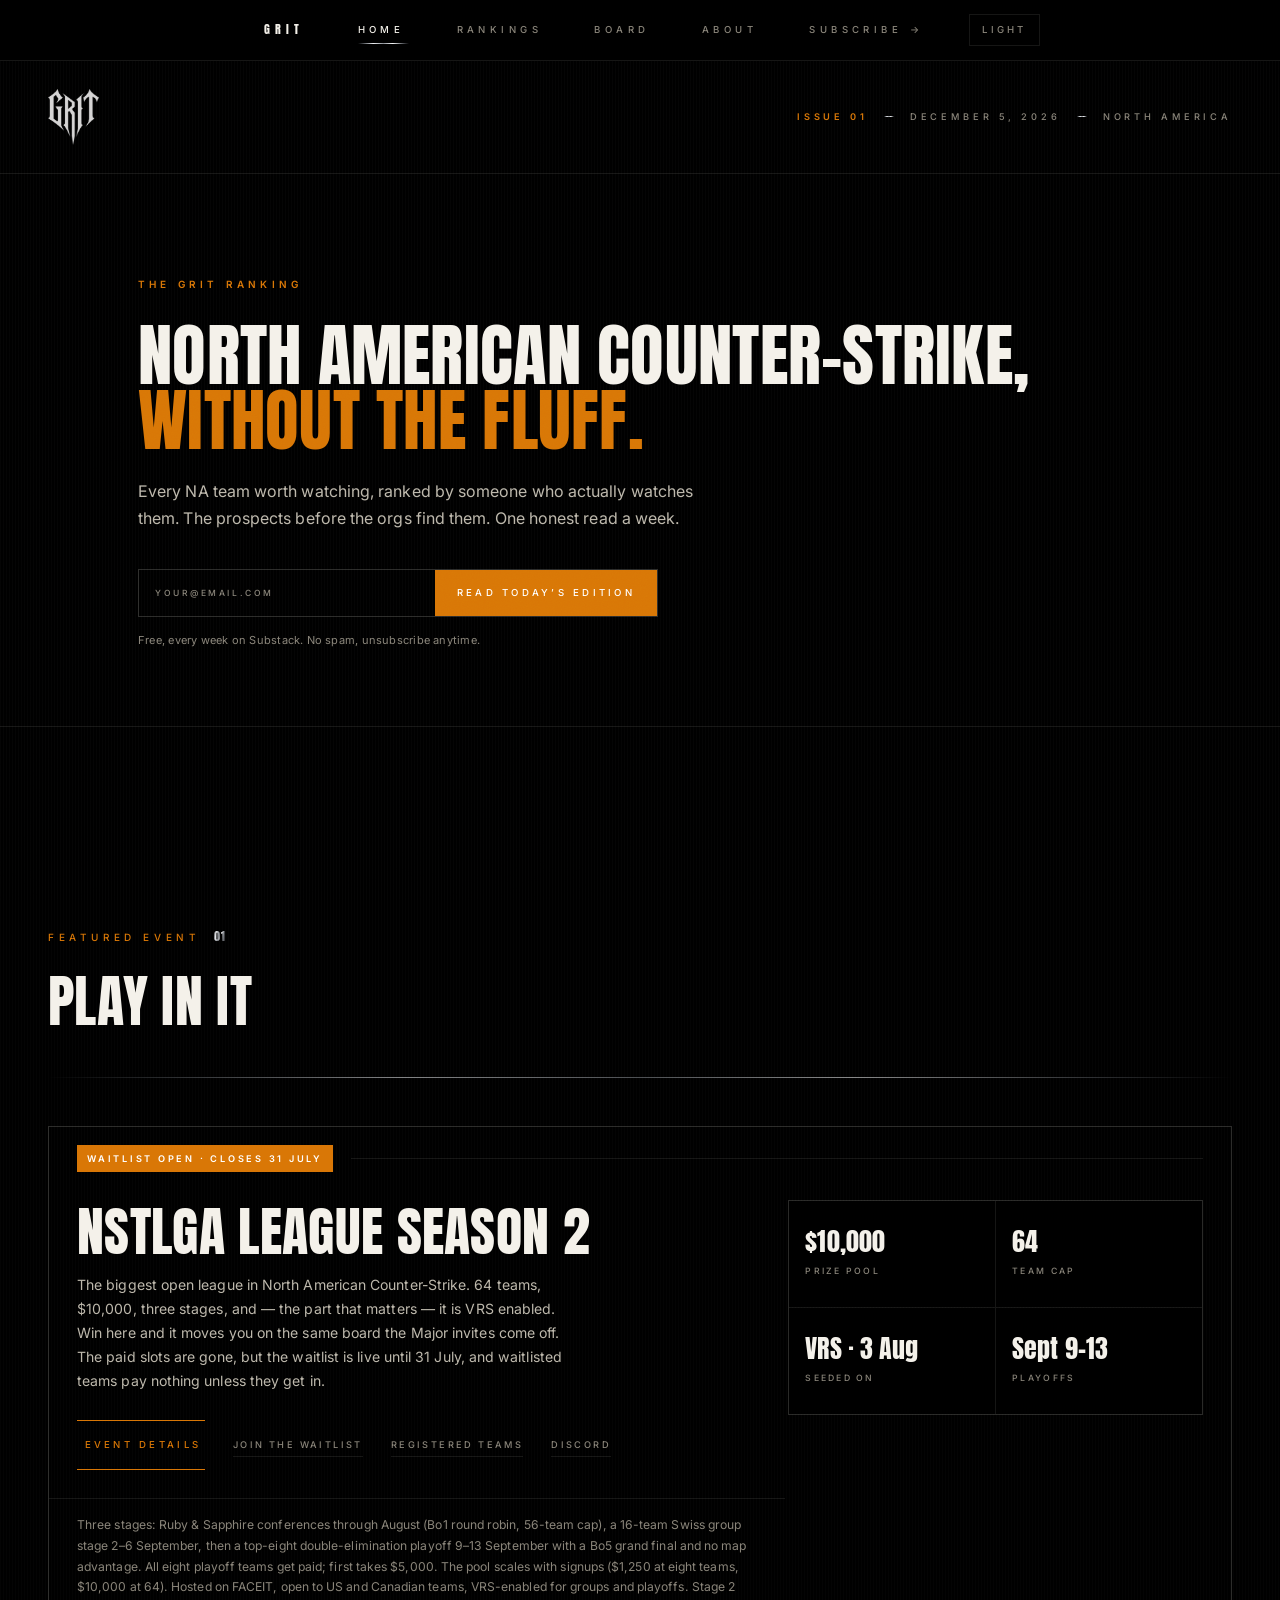
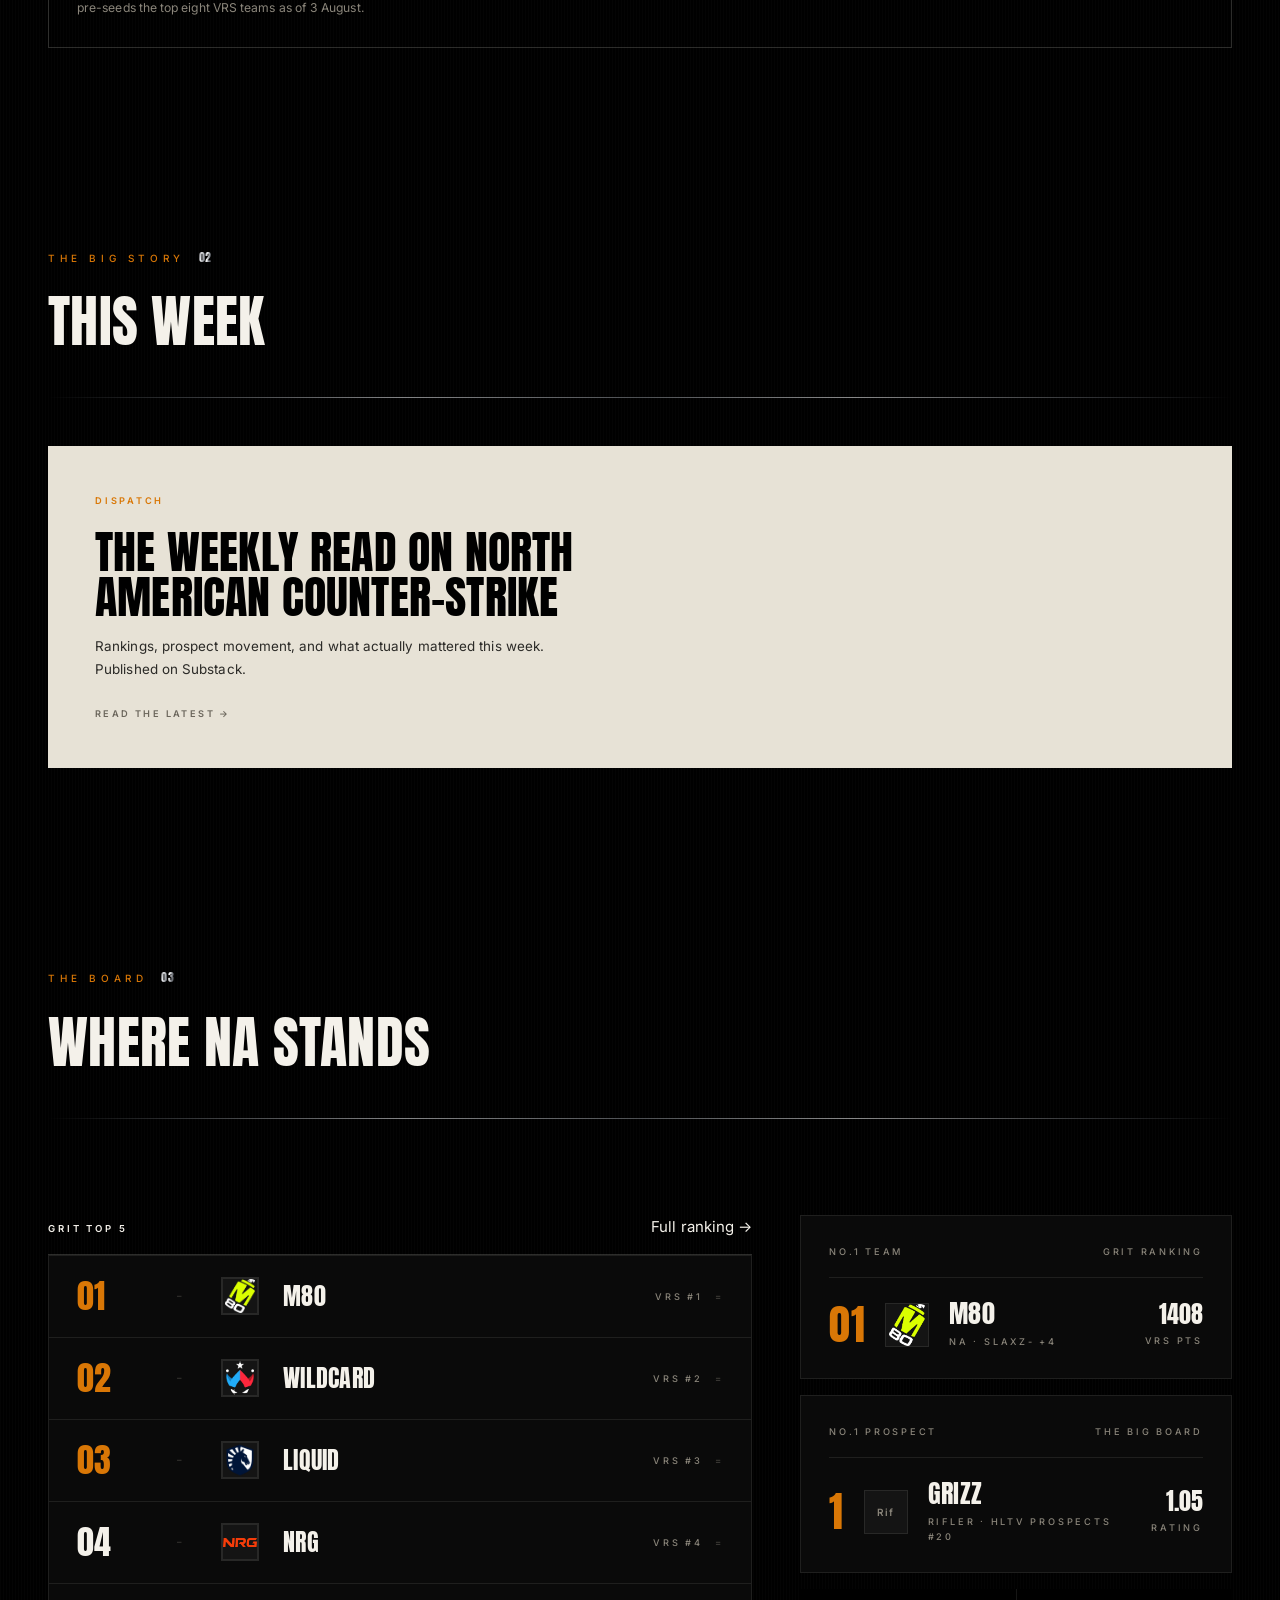
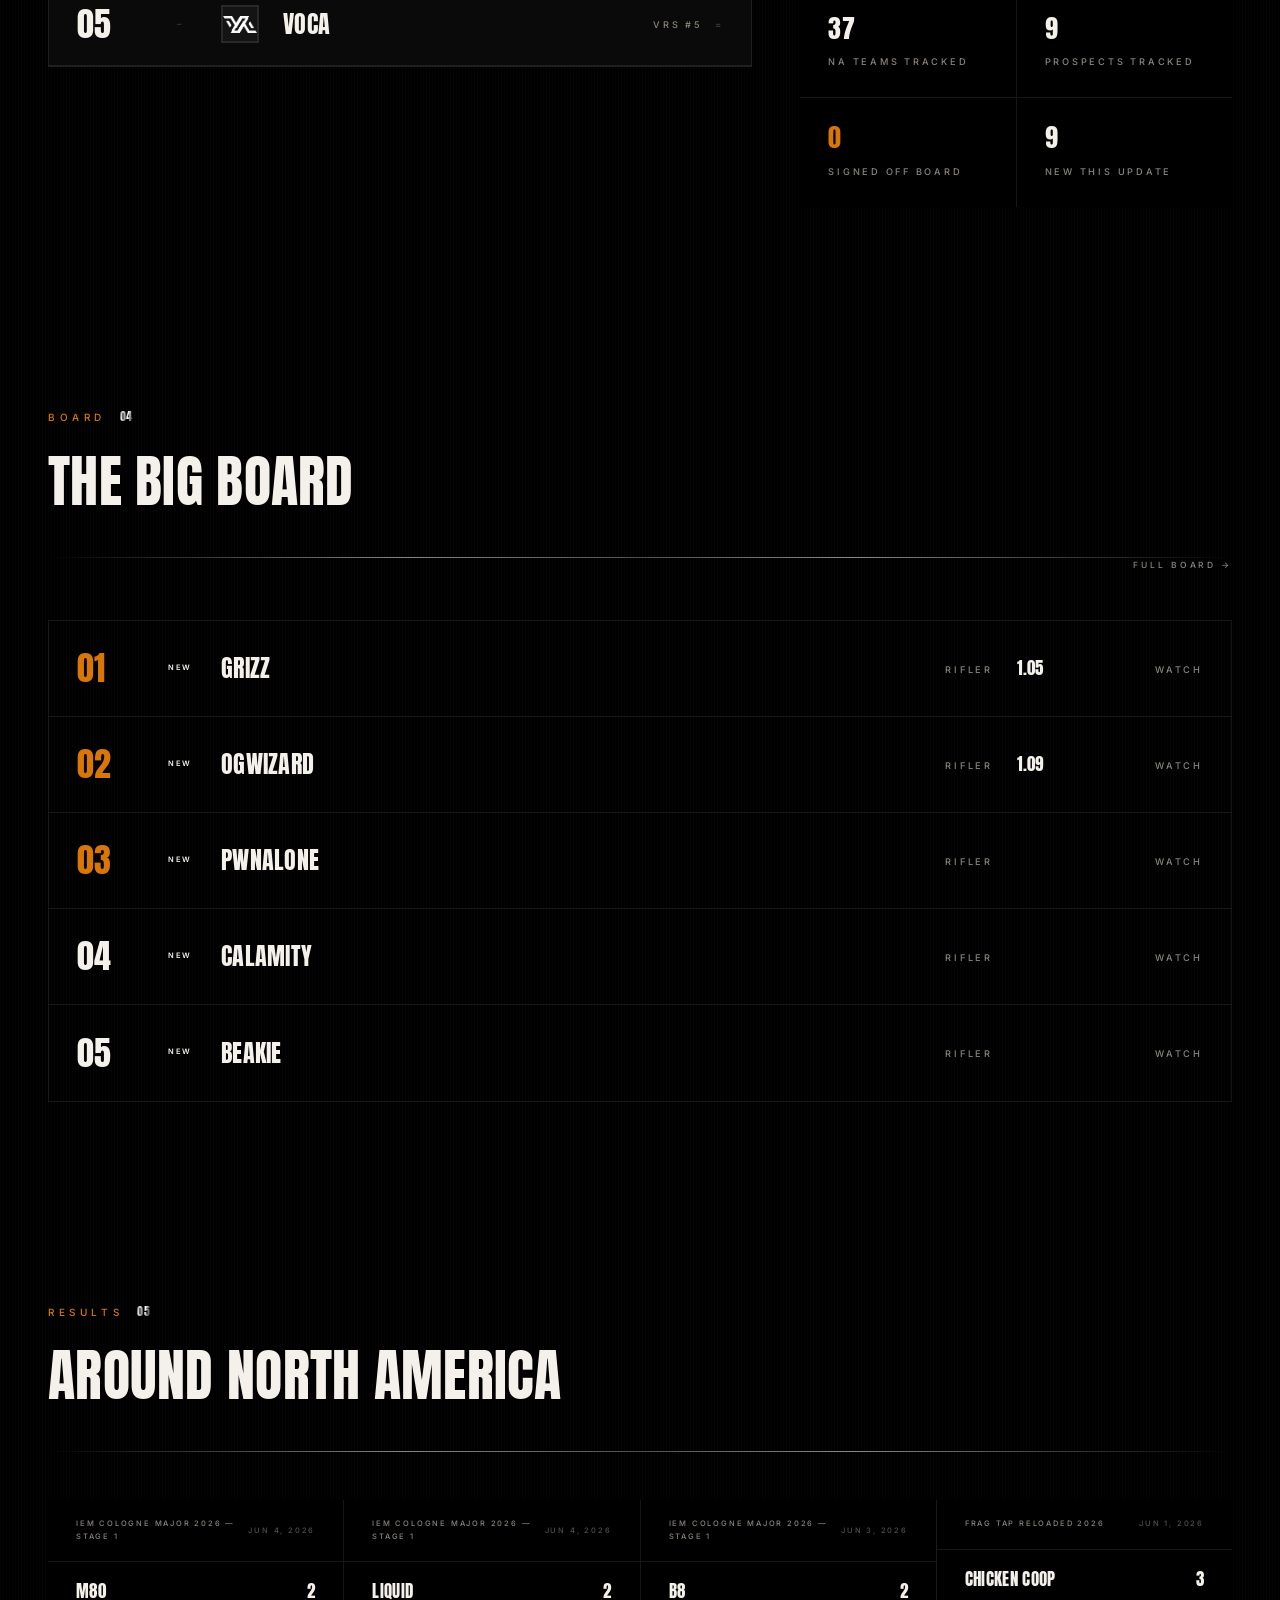
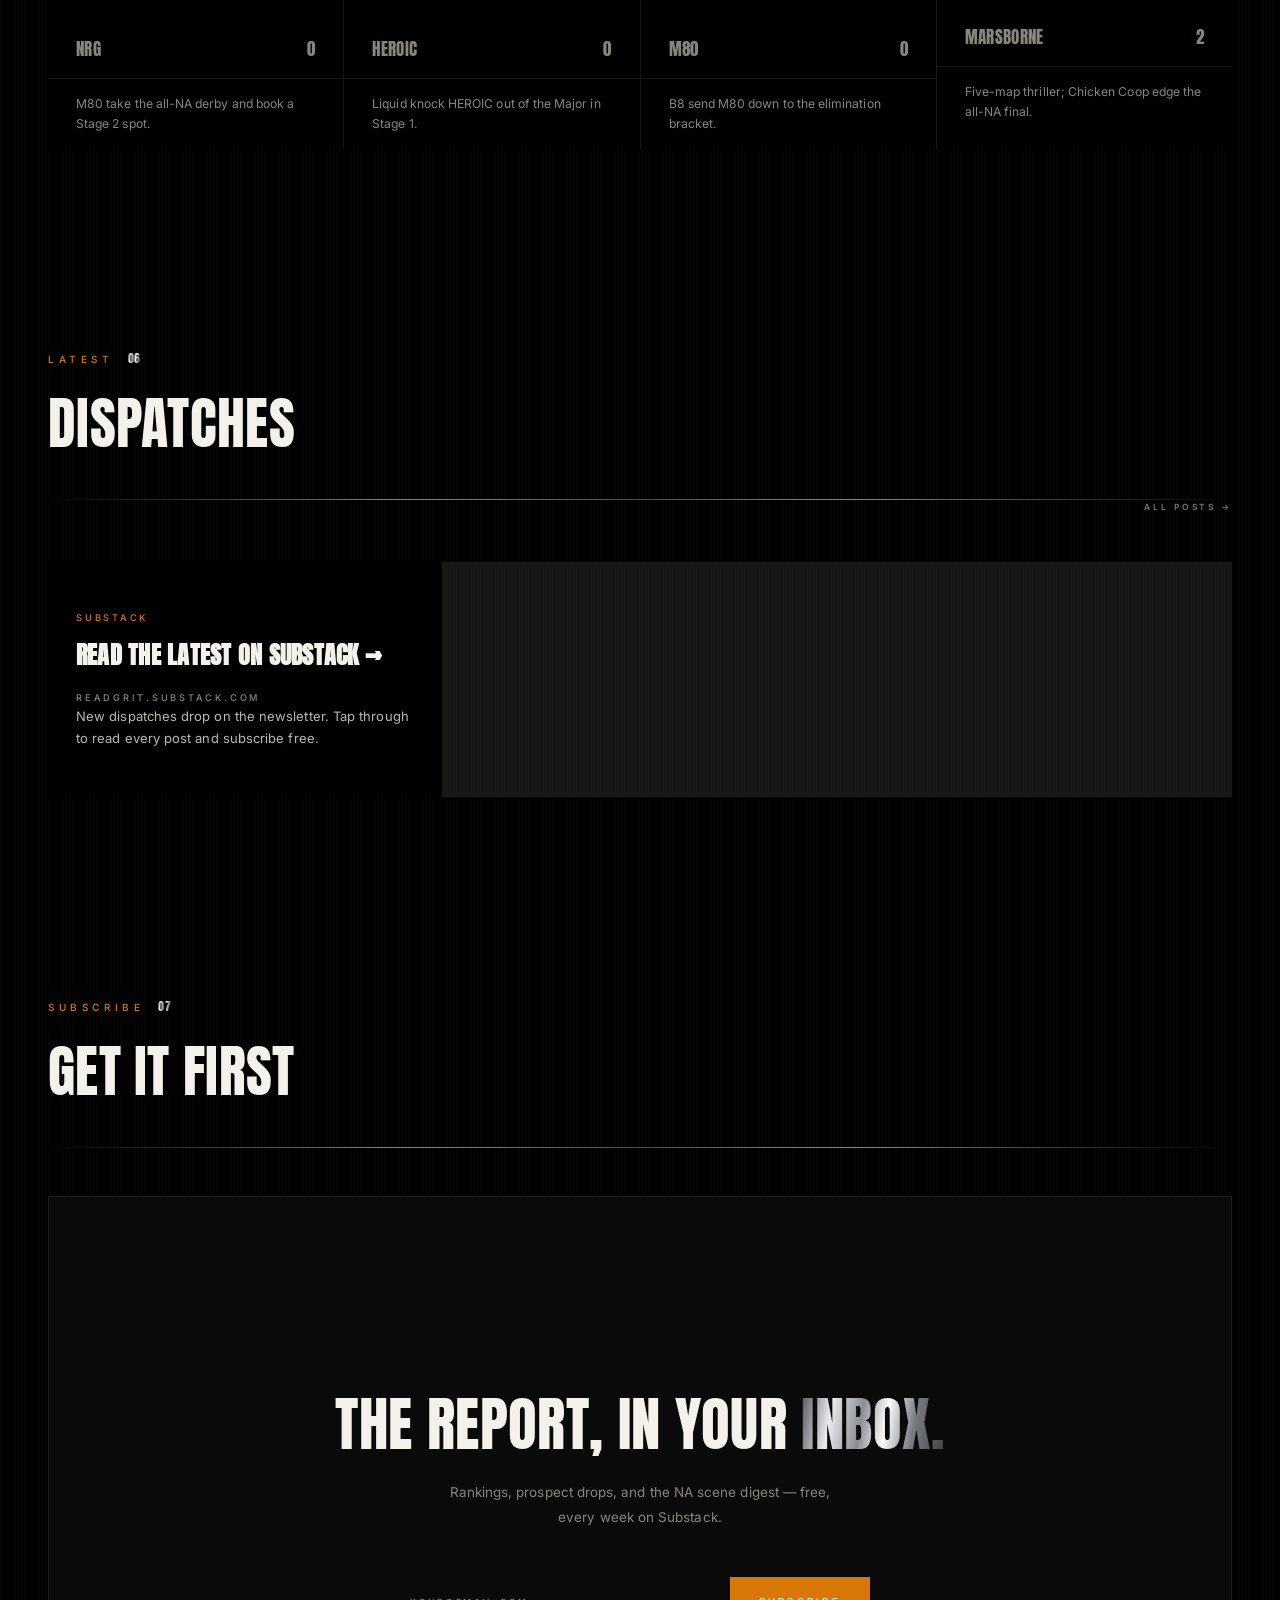
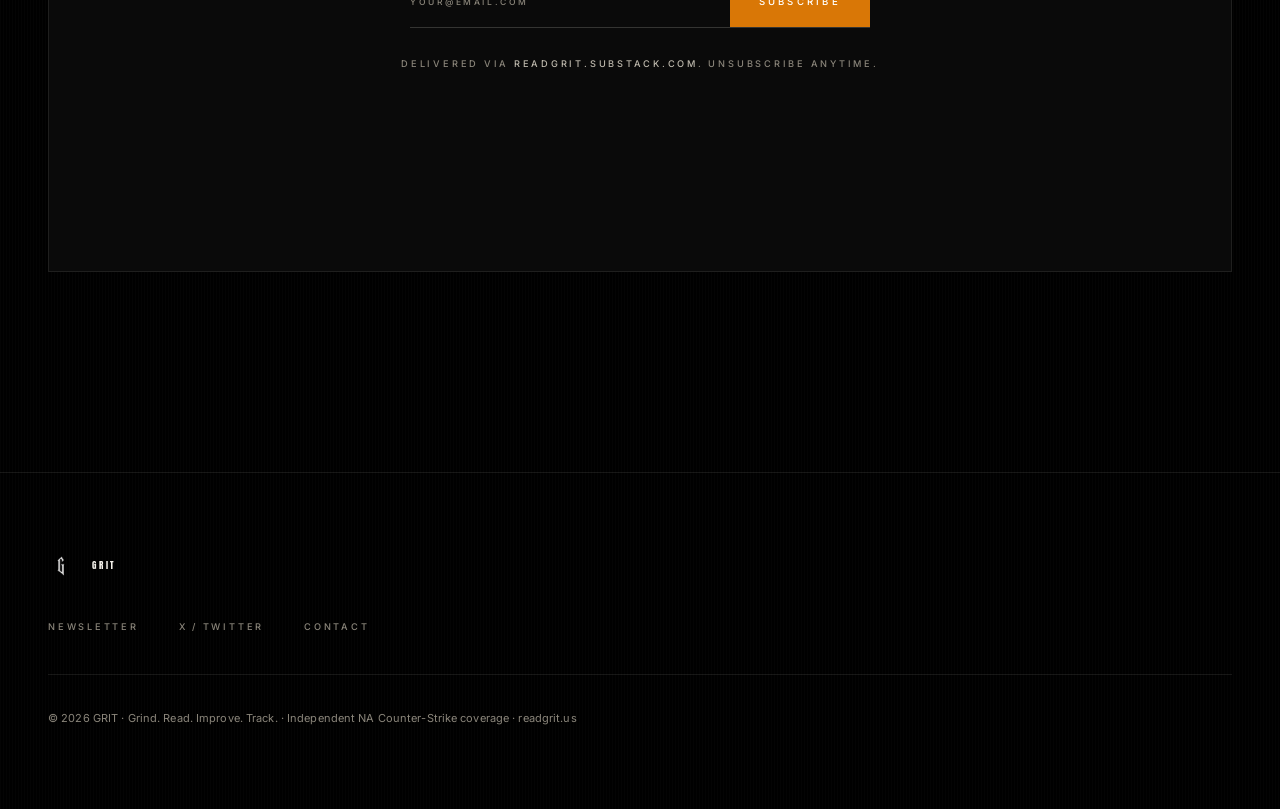
<file: index.html>
<!DOCTYPE html>
<html lang="en" data-theme="dark">
<head>
<meta charset="UTF-8">
<meta name="viewport" content="width=device-width, initial-scale=1.0">
<meta name="description" content="GRIT is the independent power ranking and scouting desk for North American Counter-Strike. Team rankings, the prospect big board, results, and a weekly read.">
<title>GRIT | The Home of NA Counter-Strike</title>
<link rel="icon" type="image/png" href="grit-icon.png">
<link rel="apple-touch-icon" href="grit-icon-180.png">
<meta name="theme-color" content="#000000">
<script>(function(){try{var t=localStorage.getItem('grit-theme');if(!t){t='dark';}document.documentElement.setAttribute('data-theme',t);}catch(e){document.documentElement.setAttribute('data-theme','dark');}})();</script>
<link rel="preconnect" href="https://fonts.googleapis.com">
<link rel="preconnect" href="https://fonts.gstatic.com" crossorigin>
<link href="https://fonts.googleapis.com/css2?family=Anton&family=Inter:wght@400;500;600&display=swap" rel="stylesheet">
<link rel="stylesheet" href="styles.css?v=11">
</head>
<body>
<nav class="strip" aria-label="Main">
  <div class="wrap">
    <a href="index.html" class="brand-link">GRIT</a><a href="index.html" class="active">Home</a><a href="teams.html">Rankings</a><a href="board.html">Board</a><a href="about.html">About</a>
    <a class="external" data-substack-href href="#" target="_blank" rel="noopener">Subscribe &rarr;</a>
    <button class="theme-toggle" data-theme-toggle aria-label="Toggle color theme"><span data-theme-label>Light</span></button>
  </div>
</nav>
<header class="masthead">
  <div class="wrap mast-bar">
    <a href="index.html" class="mast-brand"><img class="mast-wordmark" src="grit-wordmark.png" alt="GRIT"></a>
    <div class="issue-line">
      <span class="no">Issue 01</span><span class="sep"></span>
      <span data-today></span><span class="sep"></span>
      <span>North America</span>
    </div>
  </div>
</header>

<section class="statement">
  <div class="wrap statement-inner">
    <p class="statement-kicker">The GRIT Ranking</p>
    <h1 class="statement-line">North American Counter-Strike,<br><em>without the fluff.</em></h1>
    <p class="statement-deck">Every NA team worth watching, ranked by someone who actually watches them. The prospects before the orgs find them. One honest read a week.</p>
    <form class="statement-sub" id="hero-sub">
      <input class="sub-input" type="email" placeholder="your@email.com" aria-label="Email address" required>
      <button class="sub-go" type="submit">Read today&rsquo;s edition</button>
    </form>
    <p class="statement-fine">Free, every week on Substack. No spam, unsubscribe anytime.</p>
  </div>
</section>
<main class="page">
  <div class="section-head"><span class="eyebrow">Featured Event</span><h2>Play In It</h2><span class="rule"></span></div>
  <section class="event" id="home-event"></section>

  <div class="section-head"><span class="eyebrow">The Big Story</span><h2>This Week</h2><span class="rule"></span></div>
  <a class="lead-story" id="home-lead" href="#" target="_blank" rel="noopener"></a>

  <div class="section-head"><span class="eyebrow">The Board</span><h2>Where NA Stands</h2><span class="rule"></span></div>
  <section class="opening">
    <div class="opening-main">
      <div class="opening-label"><span>GRIT Top 5</span><a class="link" href="teams.html">Full ranking &rarr;</a></div>
      <div id="home-teams" class="rank-table"></div>
    </div>
    <aside class="opening-side">
      <div class="glass hud hud-card" id="home-feat-team"></div>
      <div class="glass hud hud-card" id="home-feat-player"></div>
      <div class="mini-stats" id="home-mini-stats"></div>
    </aside>
  </section>

  <div class="section-head"><span class="eyebrow">Board</span><h2>The Big Board</h2><span class="rule"></span><a class="link" href="board.html">Full board &rarr;</a></div>
  <div id="home-board"></div>

  <div class="section-head"><span class="eyebrow">Results</span><h2>Around North America</h2><span class="rule"></span></div>
  <div class="results-strip" id="home-results"></div>

  <div class="section-head"><span class="eyebrow">Latest</span><h2>Dispatches</h2><span class="rule"></span><a class="link" data-substack-href href="#" target="_blank" rel="noopener">All posts &rarr;</a></div>
  <div class="posts-grid" id="home-posts"></div>

  <div class="section-head"><span class="eyebrow">Subscribe</span><h2>Get It First</h2><span class="rule"></span></div>
  <div class="glass hud sub-box"><span class="tick tl"></span><span class="tick tr"></span><span class="tick bl"></span><span class="tick br"></span>
    <h3>The Report, In Your <em>Inbox.</em></h3>
    <p class="sub-deck">Rankings, prospect drops, and the NA scene digest &mdash; free, every week on Substack.</p>
    <div class="sub-form">
      <input class="sub-input" type="email" id="sub-email" placeholder="your@email.com" aria-label="Email address">
      <button class="sub-go" onclick="handleSub()">Subscribe</button>
    </div>
    <p class="sub-fine">Delivered via <a data-substack-href href="#" target="_blank" rel="noopener">readgrit.substack.com</a>. Unsubscribe anytime.</p>
  </div>
</main>
<footer>
  <div class="wrap footer-inner">
    <div class="footer-brand">
      <img class="footer-logo" src="grit-g.png" alt="GRIT">
      <span class="footer-title">GRIT</span>
    </div>
    <div class="footer-links">
      <a class="footer-link" data-substack-href href="#" target="_blank" rel="noopener">Newsletter</a>
      <a class="footer-link" href="https://twitter.com/readgrit" target="_blank" rel="noopener">X / Twitter</a>
      <a class="footer-link" href="mailto:contact@readgrit.us">Contact</a>
    </div>
    <div class="footer-copy">&copy; <span data-year>2026</span> GRIT &middot; Grind. Read. Improve. Track. &middot; Independent NA Counter-Strike coverage &middot; readgrit.us</div>
  </div>
</footer>
<script src="data.js?v=11"></script>
<script src="app.js?v=11"></script>
</body>
</html>
</file>
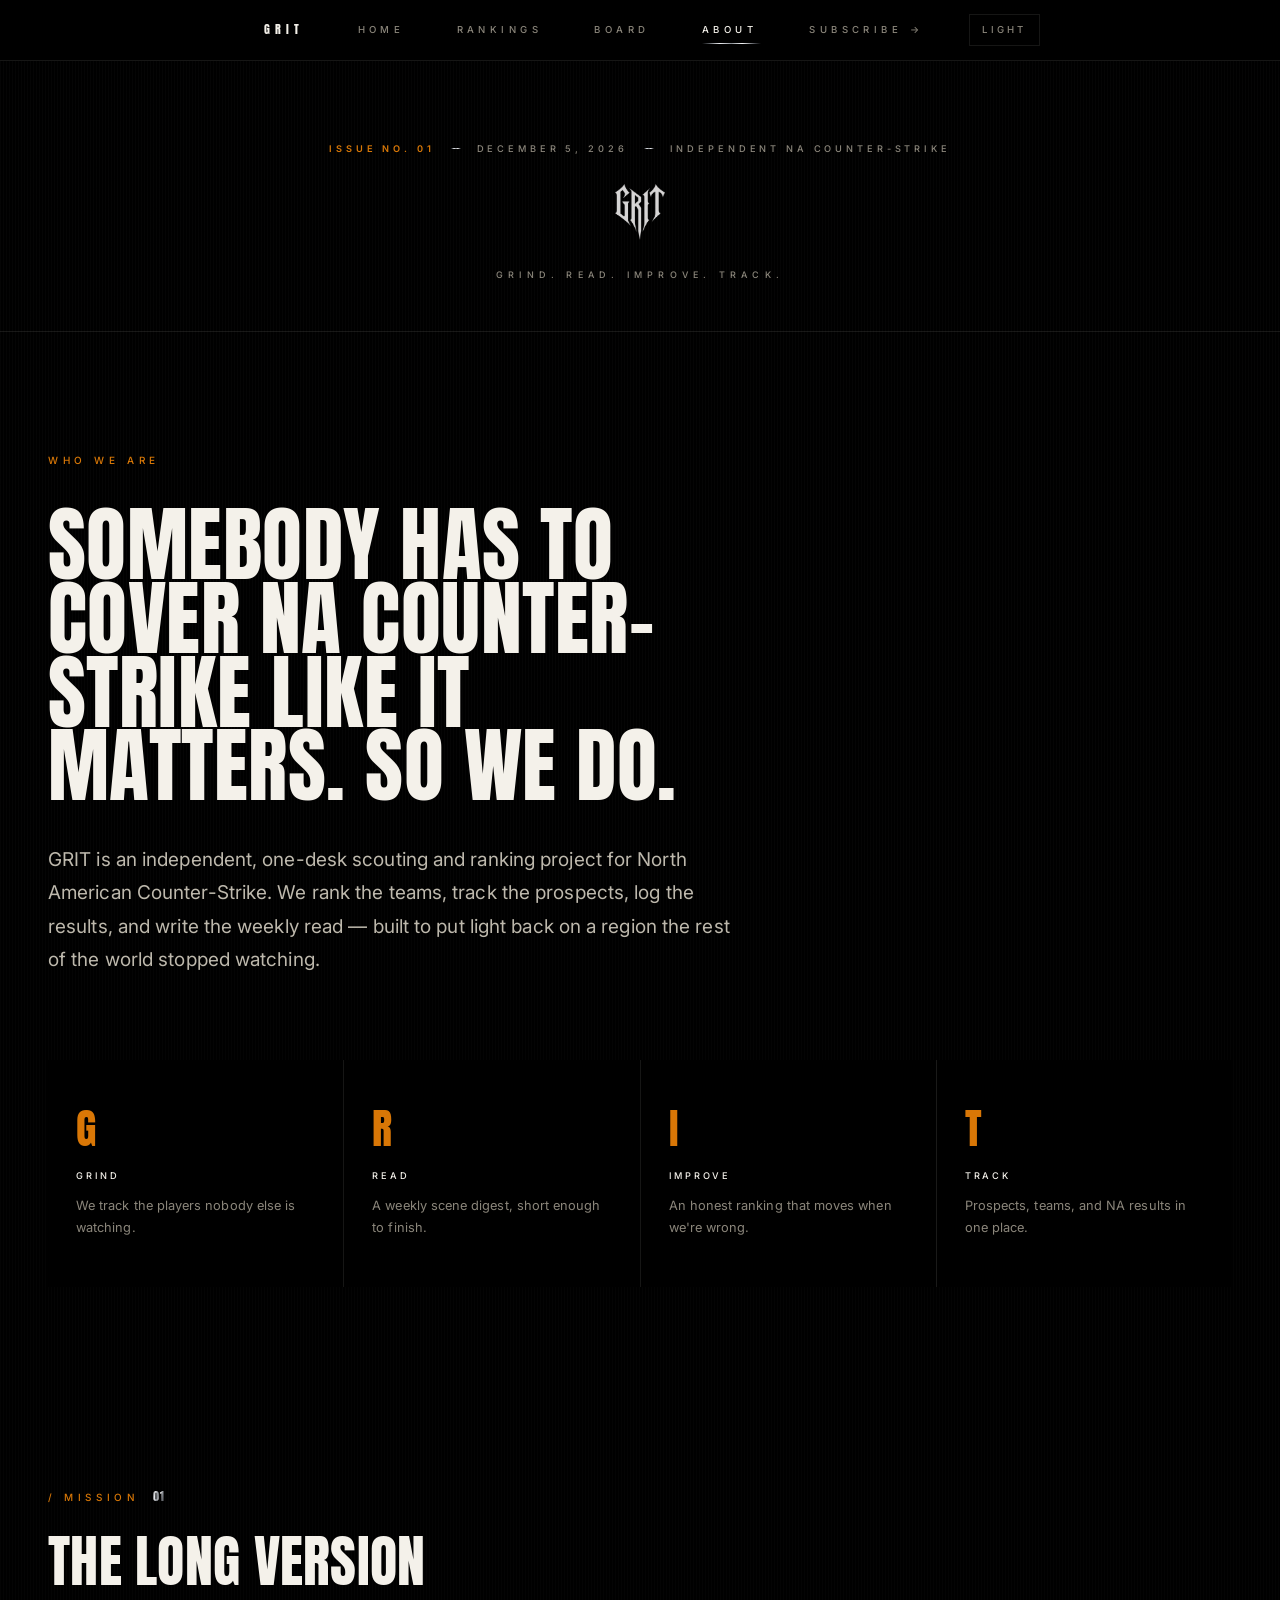
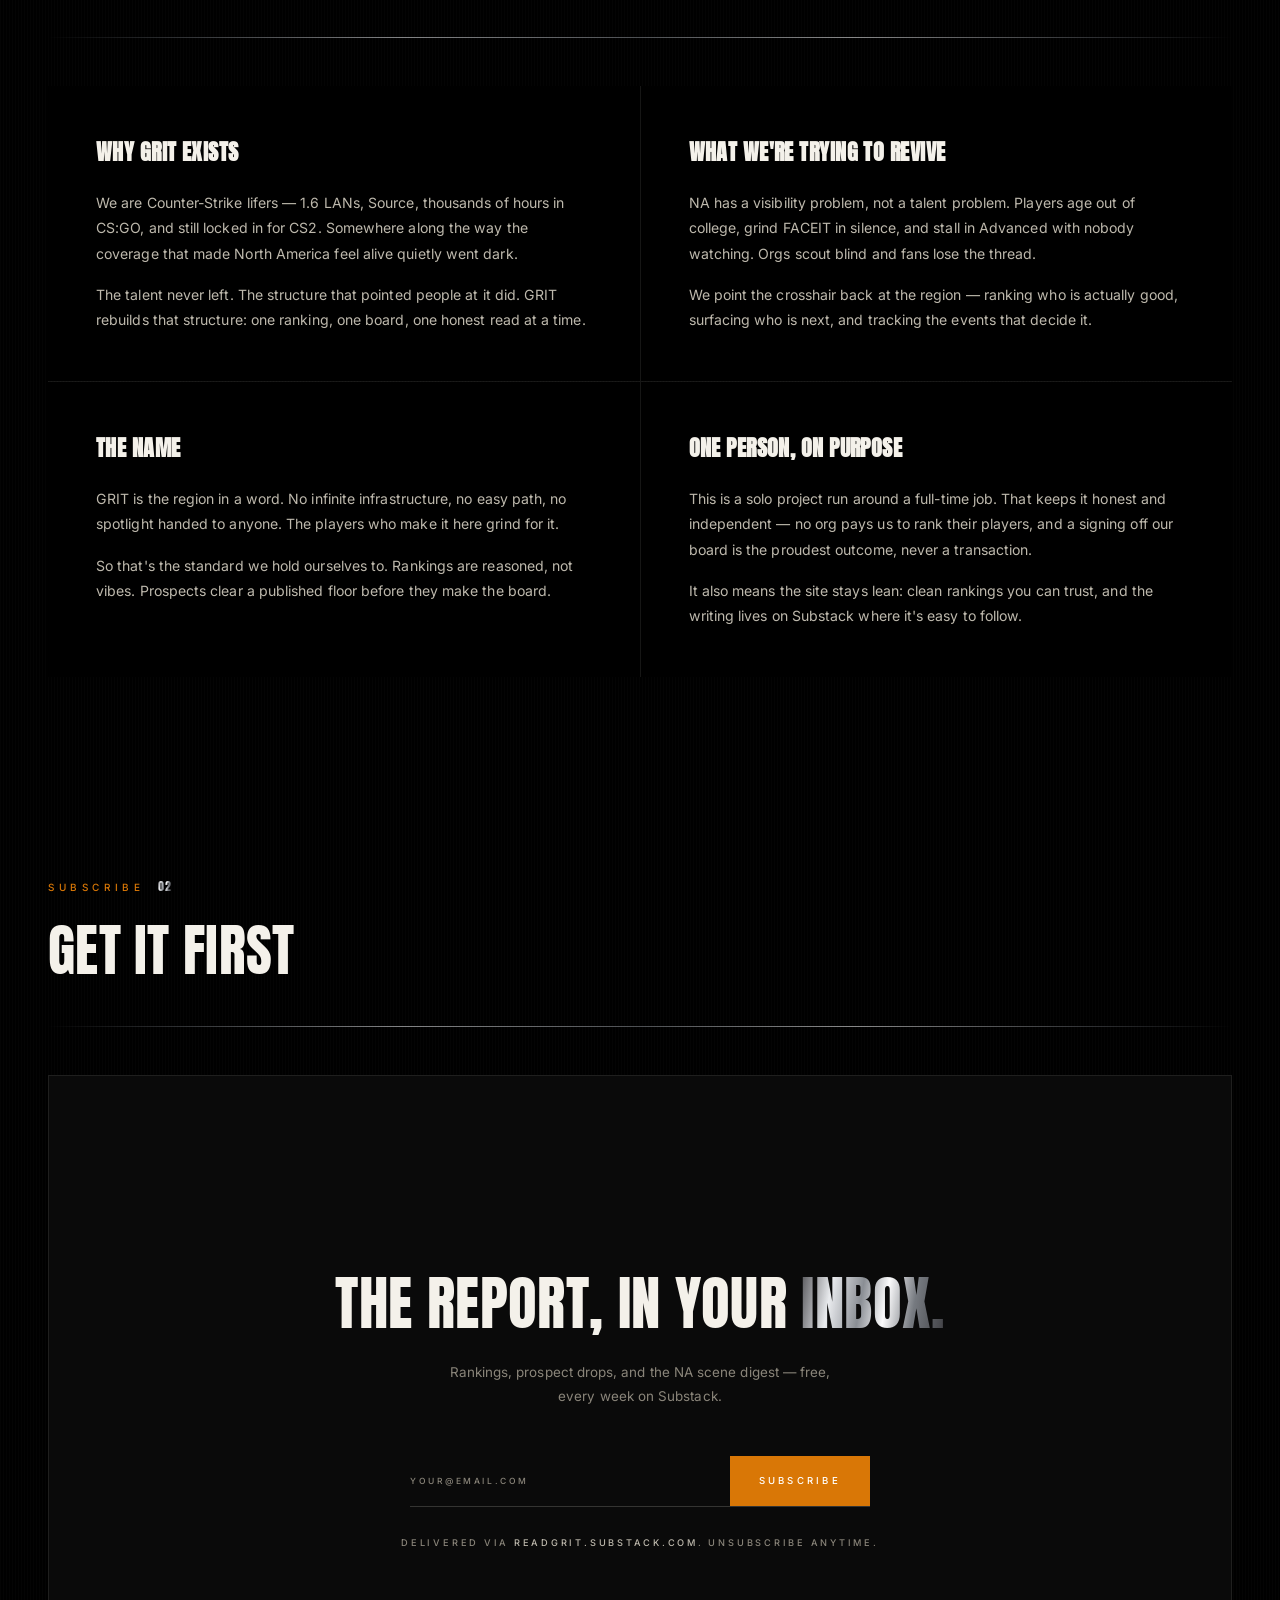
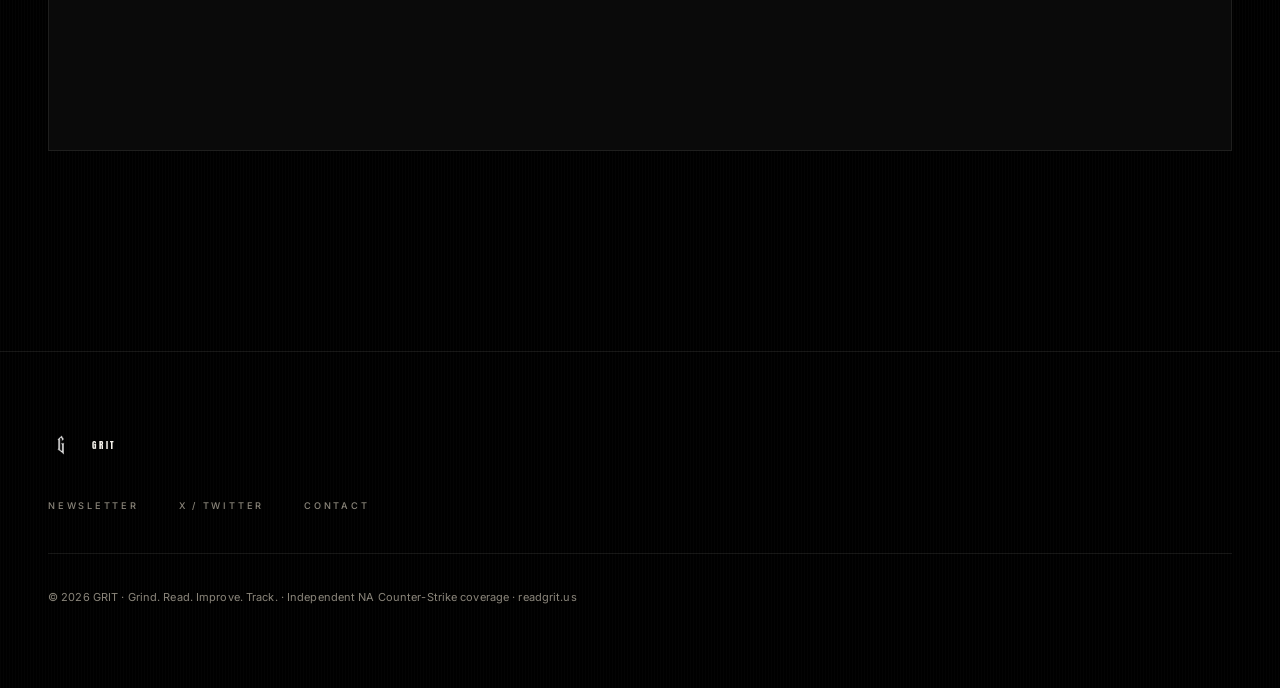
<file: about.html>
<!DOCTYPE html>
<html lang="en" data-theme="dark">
<head>
<meta charset="UTF-8">
<meta name="viewport" content="width=device-width, initial-scale=1.0">
<meta name="description" content="Who we are: an independent, one-person scouting and ranking project built to revive North American Counter-Strike.">
<title>About | GRIT</title>
<link rel="icon" type="image/png" href="grit-icon.png">
<link rel="apple-touch-icon" href="grit-icon-180.png">
<meta name="theme-color" content="#000000">
<script>(function(){try{var t=localStorage.getItem('grit-theme');if(!t){t='dark';}document.documentElement.setAttribute('data-theme',t);}catch(e){document.documentElement.setAttribute('data-theme','dark');}})();</script>
<link rel="preconnect" href="https://fonts.googleapis.com">
<link rel="preconnect" href="https://fonts.gstatic.com" crossorigin>
<link href="https://fonts.googleapis.com/css2?family=Anton&family=Inter:wght@400;500;600&display=swap" rel="stylesheet">
<link rel="stylesheet" href="styles.css?v=11">
</head>
<body>
<nav class="strip" aria-label="Main">
  <div class="wrap">
    <a href="index.html" class="brand-link">GRIT</a><a href="index.html">Home</a><a href="teams.html">Rankings</a><a href="board.html">Board</a><a href="about.html" class="active">About</a>
    <a class="external" data-substack-href href="#" target="_blank" rel="noopener">Subscribe &rarr;</a>
    <button class="theme-toggle" data-theme-toggle aria-label="Toggle color theme"><span data-theme-label>Light</span></button>
  </div>
</nav>
<header class="masthead">
  <div class="wrap mast-center">
    <div class="issue-line">
      <span class="no">Issue No. 01</span><span class="sep"></span>
      <span data-today></span><span class="sep"></span>
      <span>Independent NA Counter-Strike</span>
    </div>
    <a href="index.html" class="mast-brand"><img class="mast-wordmark" src="grit-wordmark.png" alt="GRIT"></a>
    <div class="mast-text">
      <div class="mast-meaning">Grind. Read. Improve. Track.</div>
    </div>
    <div class="mast-tagline" data-site-tagline></div>
  </div>
</header>
<main class="page">
  <div id="about-root"></div>

  <div class="section-head"><span class="eyebrow">Subscribe</span><h2>Get It First</h2><span class="rule"></span></div>
  <div class="glass hud sub-box"><span class="tick tl"></span><span class="tick tr"></span><span class="tick bl"></span><span class="tick br"></span>
    <h3>The Report, In Your <em>Inbox.</em></h3>
    <p class="sub-deck">Rankings, prospect drops, and the NA scene digest &mdash; free, every week on Substack.</p>
    <div class="sub-form">
      <input class="sub-input" type="email" id="sub-email" placeholder="your@email.com" aria-label="Email address">
      <button class="sub-go" onclick="handleSub()">Subscribe</button>
    </div>
    <p class="sub-fine">Delivered via <a data-substack-href href="#" target="_blank" rel="noopener">readgrit.substack.com</a>. Unsubscribe anytime.</p>
  </div>
</main>
<footer>
  <div class="wrap footer-inner">
    <div class="footer-brand">
      <img class="footer-logo" src="grit-g.png" alt="GRIT">
      <span class="footer-title">GRIT</span>
    </div>
    <div class="footer-links">
      <a class="footer-link" data-substack-href href="#" target="_blank" rel="noopener">Newsletter</a>
      <a class="footer-link" href="https://twitter.com/readgrit" target="_blank" rel="noopener">X / Twitter</a>
      <a class="footer-link" href="mailto:contact@readgrit.us">Contact</a>
    </div>
    <div class="footer-copy">&copy; <span data-year>2026</span> GRIT &middot; Grind. Read. Improve. Track. &middot; Independent NA Counter-Strike coverage &middot; readgrit.us</div>
  </div>
</footer>
<script src="data.js?v=11"></script>
<script src="app.js?v=11"></script>
</body>
</html>
</file>
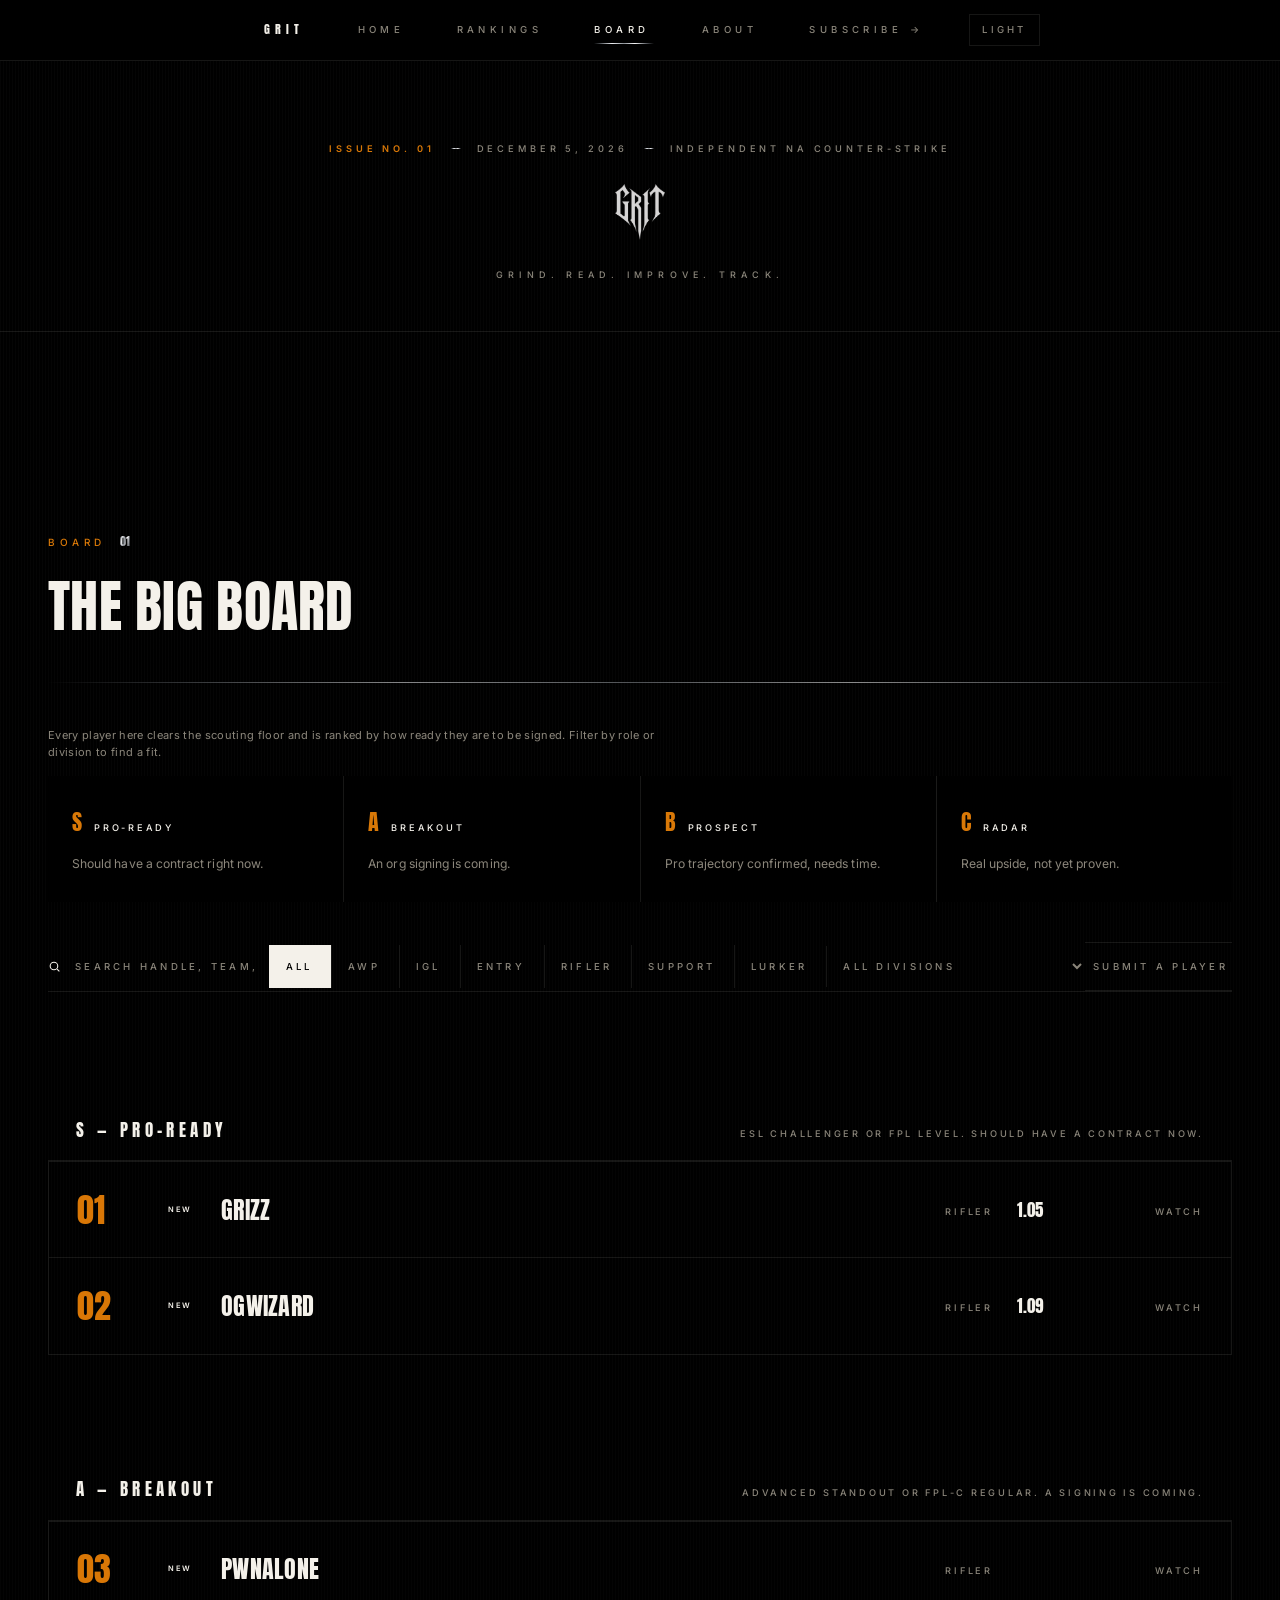
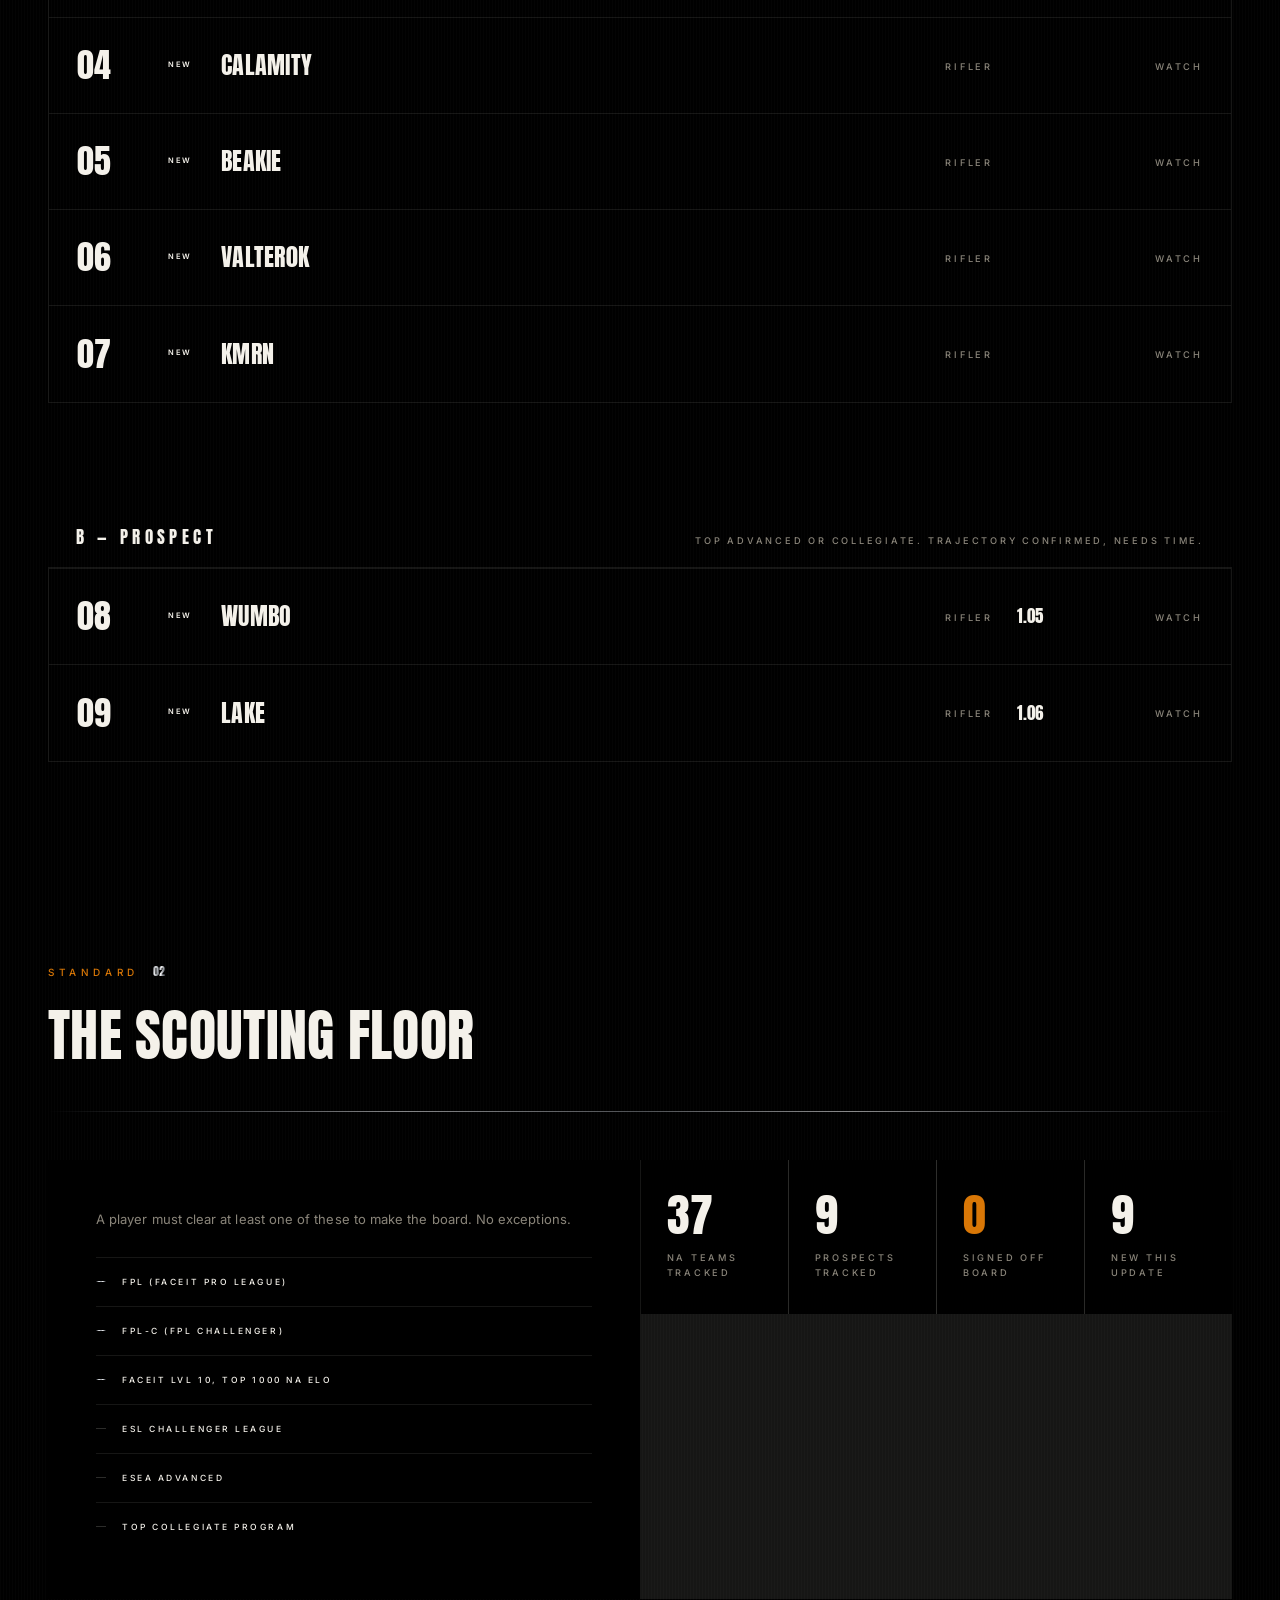
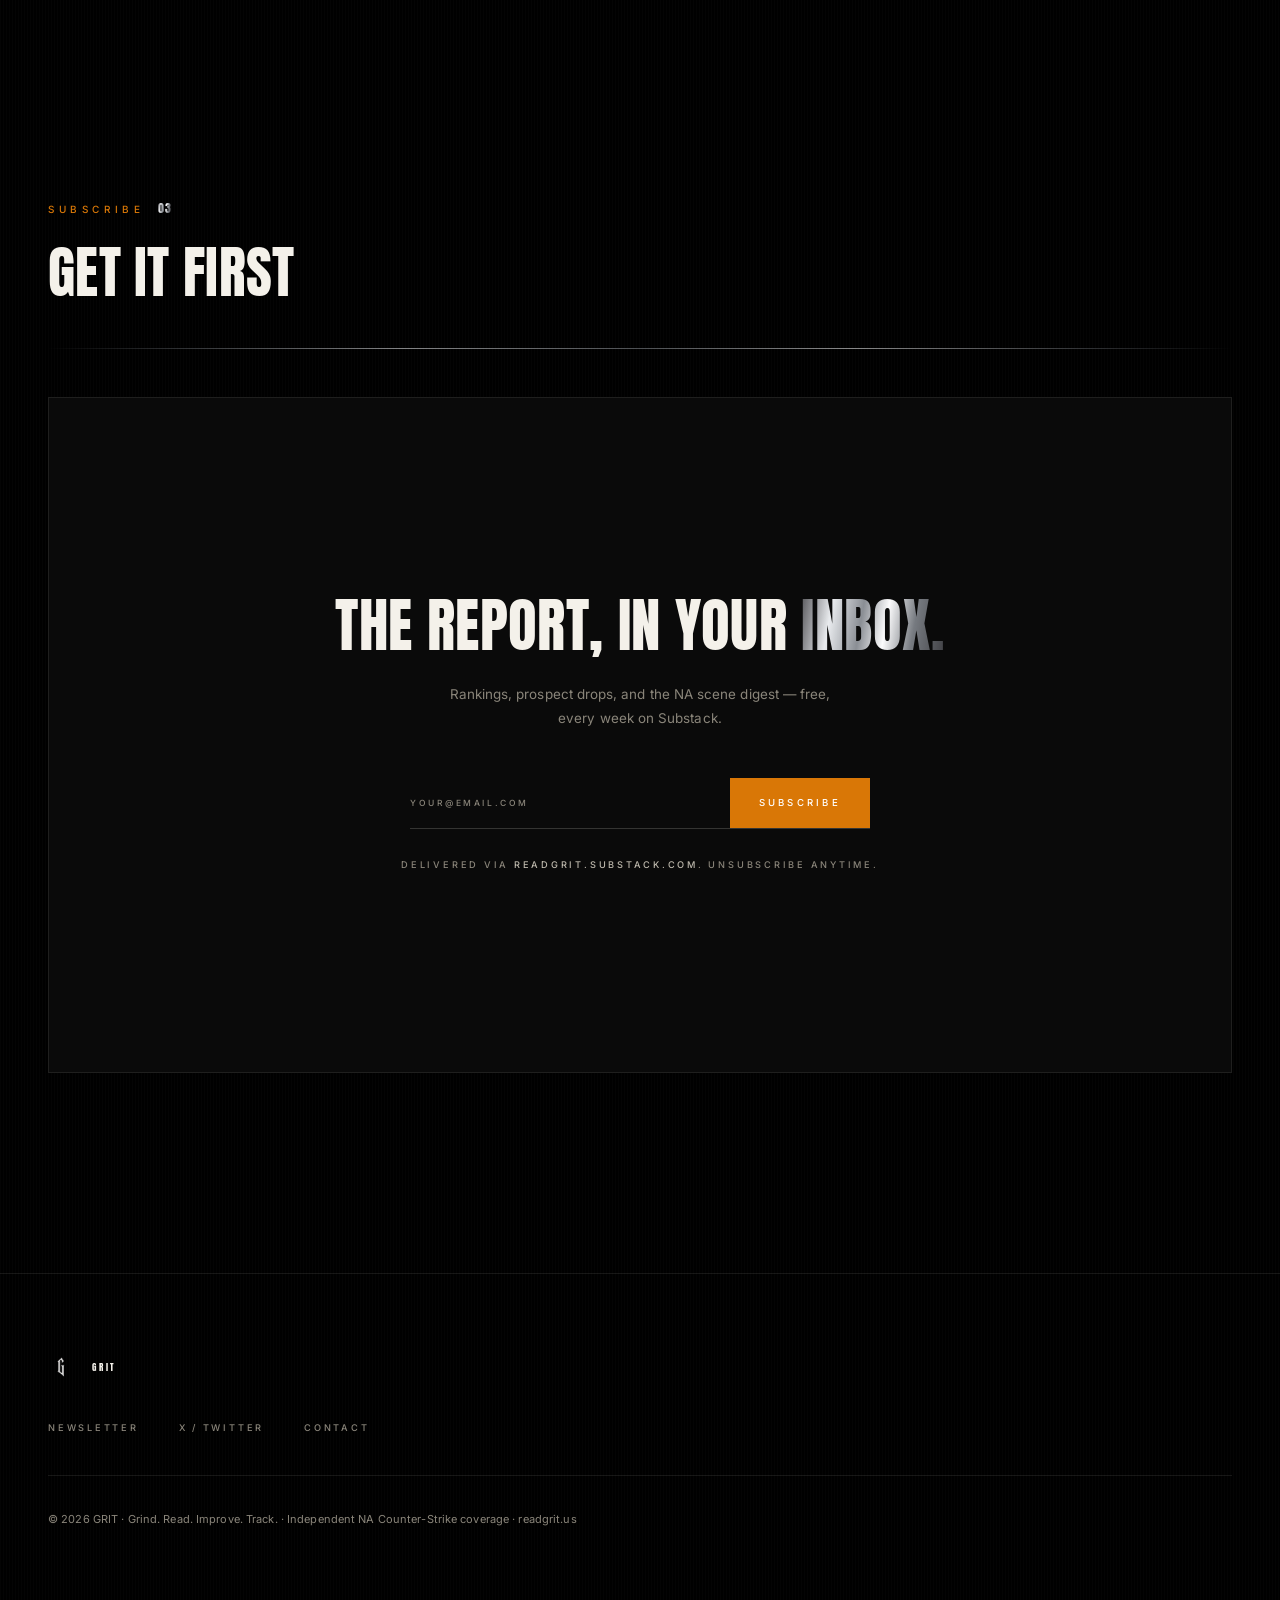
<file: board.html>
<!DOCTYPE html>
<html lang="en" data-theme="dark">
<head>
<meta charset="UTF-8">
<meta name="viewport" content="width=device-width, initial-scale=1.0">
<meta name="description" content="The GRIT prospect ranking for North American Counter-Strike. Every player clears a published scouting floor.">
<title>The Big Board | GRIT</title>
<link rel="icon" type="image/png" href="grit-icon.png">
<link rel="apple-touch-icon" href="grit-icon-180.png">
<meta name="theme-color" content="#000000">
<script>(function(){try{var t=localStorage.getItem('grit-theme');if(!t){t='dark';}document.documentElement.setAttribute('data-theme',t);}catch(e){document.documentElement.setAttribute('data-theme','dark');}})();</script>
<link rel="preconnect" href="https://fonts.googleapis.com">
<link rel="preconnect" href="https://fonts.gstatic.com" crossorigin>
<link href="https://fonts.googleapis.com/css2?family=Anton&family=Inter:wght@400;500;600&display=swap" rel="stylesheet">
<link rel="stylesheet" href="styles.css?v=11">
</head>
<body>
<nav class="strip" aria-label="Main">
  <div class="wrap">
    <a href="index.html" class="brand-link">GRIT</a><a href="index.html">Home</a><a href="teams.html">Rankings</a><a href="board.html" class="active">Board</a><a href="about.html">About</a>
    <a class="external" data-substack-href href="#" target="_blank" rel="noopener">Subscribe &rarr;</a>
    <button class="theme-toggle" data-theme-toggle aria-label="Toggle color theme"><span data-theme-label>Light</span></button>
  </div>
</nav>
<header class="masthead">
  <div class="wrap mast-center">
    <div class="issue-line">
      <span class="no">Issue No. 01</span><span class="sep"></span>
      <span data-today></span><span class="sep"></span>
      <span>Independent NA Counter-Strike</span>
    </div>
    <a href="index.html" class="mast-brand"><img class="mast-wordmark" src="grit-wordmark.png" alt="GRIT"></a>
    <div class="mast-text">
      <div class="mast-meaning">Grind. Read. Improve. Track.</div>
    </div>
    <div class="mast-tagline" data-site-tagline></div>
  </div>
</header>
<main class="page">
  <div class="section-head"><span class="eyebrow">Board</span><h2>The Big Board</h2><span class="rule"></span></div>
  <p style="font-family:var(--f-mono);font-size:11px;color:var(--muted);letter-spacing:.03em;line-height:1.6;margin:-4px 0 14px;max-width:640px;">Every player here clears the scouting floor and is ranked by how ready they are to be signed. Filter by role or division to find a fit.</p>
  <div class="legend"><div class="glass legend-card"><span class="legend-tier">S</span><span class="legend-name">Pro-Ready</span><div class="legend-desc">Should have a contract right now.</div></div><div class="glass legend-card"><span class="legend-tier">A</span><span class="legend-name">Breakout</span><div class="legend-desc">An org signing is coming.</div></div><div class="glass legend-card"><span class="legend-tier">B</span><span class="legend-name">Prospect</span><div class="legend-desc">Pro trajectory confirmed, needs time.</div></div><div class="glass legend-card"><span class="legend-tier">C</span><span class="legend-name">Radar</span><div class="legend-desc">Real upside, not yet proven.</div></div></div>
  <div class="controls" role="search" aria-label="Filter prospects">
    <div class="search-field"><svg width="13" height="13" viewBox="0 0 24 24" fill="none" stroke="currentColor" stroke-width="2"><circle cx="11" cy="11" r="7"/><path d="M21 21l-4.3-4.3"/></svg><input id="board-search" type="search" placeholder="Search handle, team, division..." autocomplete="off" aria-label="Search prospects"></div>
    <div class="filter-group" id="role-filters" role="group" aria-label="Filter by role"></div>
    <select class="div-select" id="div-filter" aria-label="Filter by division"></select>
    <a class="btn" href="mailto:contact@readgrit.us?subject=Prospect%20Submission&body=Handle%3A%0ARole%3A%0ADivision%3A%0AStats%20(rating%2C%20ADR%2C%20ELO)%3A%0AWhy%20they%20belong%3A%0AFACEIT%20link%3A">Submit a player</a>
  </div>
  <div id="board-content"></div>

  <div class="section-head"><span class="eyebrow">Standard</span><h2>The Scouting Floor</h2><span class="rule"></span></div>
  <div class="floor-wrap">
    <div class="glass hud floor-box" id="board-floor"></div>
    <div class="mini-stats" id="board-mini-stats" style="align-self:start;"></div>
  </div>

  <div class="section-head"><span class="eyebrow">Subscribe</span><h2>Get It First</h2><span class="rule"></span></div>
  <div class="glass hud sub-box"><span class="tick tl"></span><span class="tick tr"></span><span class="tick bl"></span><span class="tick br"></span>
    <h3>The Report, In Your <em>Inbox.</em></h3>
    <p class="sub-deck">Rankings, prospect drops, and the NA scene digest &mdash; free, every week on Substack.</p>
    <div class="sub-form">
      <input class="sub-input" type="email" id="sub-email" placeholder="your@email.com" aria-label="Email address">
      <button class="sub-go" onclick="handleSub()">Subscribe</button>
    </div>
    <p class="sub-fine">Delivered via <a data-substack-href href="#" target="_blank" rel="noopener">readgrit.substack.com</a>. Unsubscribe anytime.</p>
  </div>
</main>
<footer>
  <div class="wrap footer-inner">
    <div class="footer-brand">
      <img class="footer-logo" src="grit-g.png" alt="GRIT">
      <span class="footer-title">GRIT</span>
    </div>
    <div class="footer-links">
      <a class="footer-link" data-substack-href href="#" target="_blank" rel="noopener">Newsletter</a>
      <a class="footer-link" href="https://twitter.com/readgrit" target="_blank" rel="noopener">X / Twitter</a>
      <a class="footer-link" href="mailto:contact@readgrit.us">Contact</a>
    </div>
    <div class="footer-copy">&copy; <span data-year>2026</span> GRIT &middot; Grind. Read. Improve. Track. &middot; Independent NA Counter-Strike coverage &middot; readgrit.us</div>
  </div>
</footer>
<script src="data.js?v=11"></script>
<script src="app.js?v=11"></script>
</body>
</html>
</file>
<file: styles.css>
/* ==========================================================================
   GRIT — Luxury Industrial
   Chrome Hearts × 032c × Rick Owens × Gentle Monster × Counter-Strike.
   Monochrome. Chrome only in slivers. Condensed grotesk. 1px everywhere.
   Logos untouched — the expense comes from spacing.
   ========================================================================== */

/* ---- TOKENS ------------------------------------------------------------ */
:root, [data-theme="dark"] {
  --black:    #000000;
  --off:      #F2F2F2;
  --graphite: #141414;
  --steel:    #6E6E73;
  --chrome:   #C8CCD0;

  --bg:        var(--black);
  --bg-2:      #050505;
  --surface:   #0A0A0A;
  --surface-2: var(--graphite);
  --ink:       var(--off);
  --ink-soft:  #A8A8AC;
  --muted:     var(--steel);
  --line:      rgba(242,242,242,0.16);
  --line-2:    rgba(242,242,242,0.08);
  --fill:      var(--off);
  --on-fill:   var(--black);
  --up:        #E8E8E8;
  --down:      #6E6E73;

  /* chrome: used only in slivers — dividers, numerals, ornaments */
  --chrome-grad: linear-gradient(100deg,#4A4A4E 0%,#E9EBEE 22%,#8A8E94 42%,#FBFBFC 58%,#767A80 76%,#3C3C40 100%);
  --chrome-line: linear-gradient(90deg,rgba(242,242,242,0) 0%,#5A5E63 12%,#EDEFF2 30%,#8B9096 50%,#F6F7F8 68%,#55585D 88%,rgba(242,242,242,0) 100%);
  --brushed: repeating-linear-gradient(90deg,rgba(255,255,255,.014) 0 1px,rgba(0,0,0,0) 1px 3px);

  --f-display: 'Anton', 'Arial Narrow', sans-serif;
  --f-ui: 'Inter', system-ui, -apple-system, sans-serif;

  --wrap: 1440px;
  --gut: 48px;
  --ease: cubic-bezier(.22,.61,.36,1);
  color-scheme: dark;
}
[data-theme="light"] {
  --bg:        var(--off);
  --bg-2:      #EBEBEB;
  --surface:   #FFFFFF;
  --surface-2: #E6E6E6;
  --ink:       var(--black);
  --ink-soft:  #2E2E30;
  --muted:     #5C5C60;
  --line:      rgba(0,0,0,0.18);
  --line-2:    rgba(0,0,0,0.09);
  --fill:      var(--black);
  --on-fill:   var(--off);
  --up:        #111;
  --down:      #8A8A8E;
  --chrome-grad: linear-gradient(100deg,#8E9298 0%,#3A3C40 24%,#B9BDC2 48%,#2E3034 72%,#9498A0 100%);
  --brushed: none;
  color-scheme: light;
}

/* ---- BASE -------------------------------------------------------------- */
*, *::before, *::after { box-sizing: border-box; }
html { -webkit-text-size-adjust: 100%; }
body {
  margin: 0; background: var(--bg); color: var(--ink);
  font-family: var(--f-ui); font-size: 15px; line-height: 1.65;
  font-weight: 400; letter-spacing: .005em;
  -webkit-font-smoothing: antialiased;
  background-image: var(--brushed);
}
img { max-width: 100%; display: block; }
a { color: inherit; text-decoration: none; }
button, input, select { font: inherit; color: inherit; }
button { background: none; border: none; cursor: pointer; }
::selection { background: var(--off); color: var(--black); }
:focus-visible { outline: 1px solid var(--off); outline-offset: 3px; }

/* chrome scrollbar — a tiny ornament */
* { scrollbar-width: thin; scrollbar-color: var(--steel) transparent; }
::-webkit-scrollbar { width: 10px; height: 10px; }
::-webkit-scrollbar-track { background: var(--bg); }
::-webkit-scrollbar-thumb { background-image: var(--chrome-grad); border: 3px solid var(--bg); }

.wrap { width: 100%; max-width: var(--wrap); margin: 0 auto; padding: 0 var(--gut); }
.page { max-width: var(--wrap); margin: 0 auto; padding: 0 var(--gut) 180px; counter-reset: sect; }

@media (prefers-reduced-motion: reduce) { * { animation: none !important; transition: none !important; } }

/* ---- TYPE PRIMITIVES --------------------------------------------------- */
.chrome-text {
  background-image: var(--chrome-grad); -webkit-background-clip: text; background-clip: text;
  -webkit-text-fill-color: transparent; color: var(--chrome);
}
.rule, .chrome-rule { height: 1px; border: none; background-image: var(--chrome-line); opacity: .55; }

/* ---- MASTHEAD ---------------------------------------------------------- */
.masthead { border-bottom: 1px solid var(--line-2); }
.mast-center {
  display: flex; flex-direction: column; align-items: center; text-align: center;
  gap: 26px; padding: 92px 0 78px;             /* luxury spacing */
}
.mast-brand { display: block; }
.mast-wordmark { height: clamp(58px, 7vw, 88px); width: auto; margin: 0 auto; }
[data-theme="light"] .mast-wordmark, [data-theme="light"] .footer-logo,
[data-theme="light"] .cover-figure img { filter: invert(1); }
.mast-meaning {
  font-size: 8.5px; font-weight: 500; letter-spacing: .58em; text-transform: uppercase;
  color: var(--muted); padding-left: .58em;
}
.mast-tagline { display: none; }               /* restraint: the cover says it */
.issue-line {
  display: flex; align-items: center; justify-content: center; gap: 16px; flex-wrap: wrap;
  font-size: 8.5px; font-weight: 500; letter-spacing: .42em; text-transform: uppercase;
  color: var(--muted); padding-left: .42em;
}
.issue-line .no {
  background-image: var(--chrome-grad); -webkit-background-clip: text; background-clip: text;
  -webkit-text-fill-color: transparent; font-weight: 600;
}
.issue-line .sep { width: 10px; height: 1px; background-image: var(--chrome-line); }

/* ---- NAVIGATION -------------------------------------------------------- */
nav.strip {
  position: sticky; top: 0; z-index: 60;
  background: rgba(0,0,0,.82); backdrop-filter: blur(14px) saturate(120%);
  border-bottom: 1px solid var(--line-2);
}
[data-theme="light"] nav.strip { background: rgba(242,242,242,.86); }
nav.strip .wrap { display: flex; align-items: center; justify-content: center; gap: 0; }
nav.strip a {
  position: relative; font-size: 8.5px; font-weight: 500; letter-spacing: .46em;
  text-transform: uppercase; color: var(--muted); padding: 20px 24px; padding-right: calc(24px + .46em);
  transition: color .5s var(--ease);
}
nav.strip a::after {
  content: ""; position: absolute; left: 24px; right: 24px; bottom: 14px; height: 1px;
  background-image: var(--chrome-line); transform: scaleX(0); transform-origin: center;
  transition: transform .6s var(--ease);
}
nav.strip a:hover { color: var(--ink); }
nav.strip a:hover::after, nav.strip a.active::after { transform: scaleX(1); }
nav.strip a.active { color: var(--ink); }
nav.strip a.external { color: var(--muted); }
.theme-toggle {
  font-size: 8px; font-weight: 500; letter-spacing: .3em; text-transform: uppercase;
  color: var(--muted); padding: 7px 12px; border: 1px solid var(--line-2);
  margin-left: 18px; transition: color .5s var(--ease), border-color .5s var(--ease);
}
.theme-toggle:hover { color: var(--ink); border-color: var(--line); }

/* ---- SECTION HEADERS (magazine numbering) ------------------------------ */
.section-head {
  counter-increment: sect;
  display: grid; grid-template-columns: 1fr auto; align-items: end; gap: 0 24px;
  padding: 160px 0 0; margin-bottom: 40px;
}
.section-head .eyebrow {
  grid-column: 1; display: flex; align-items: baseline; gap: 14px;
  font-size: 8.5px; font-weight: 500; letter-spacing: .46em; text-transform: uppercase;
  color: var(--muted); padding-left: .46em;
}
.section-head .eyebrow::after {
  content: counter(sect, decimal-leading-zero);
  font-family: var(--f-display); font-size: 12px; letter-spacing: .04em;
  background-image: var(--chrome-grad); -webkit-background-clip: text; background-clip: text;
  -webkit-text-fill-color: transparent;
}
.section-head h2 {
  grid-column: 1; margin: 16px 0 0;
  font-family: var(--f-display); font-weight: 400; font-size: clamp(34px, 4.4vw, 58px);
  line-height: .96; letter-spacing: .005em; text-transform: uppercase; color: var(--ink);
}
.section-head .link {
  grid-column: 2; justify-self: end; align-self: end; white-space: nowrap;
  font-size: 8.5px; font-weight: 500; letter-spacing: .34em; text-transform: uppercase;
  color: var(--muted); transition: color .5s var(--ease);
}
.section-head .link:hover { color: var(--ink); }
.section-head .rule { grid-column: 1 / -1; margin-top: 26px; }

/* ---- COVER / HERO ------------------------------------------------------ */
.hero { display: block; padding: 40px 0 0; }
.hero-lead { text-align: center; padding: 0 0 8px; }
.lead-eyebrow {
  font-size: 8.5px; font-weight: 500; letter-spacing: .46em; text-transform: uppercase;
  color: var(--muted); margin-bottom: 40px; padding-left: .46em;
}
.lead-title {
  font-family: var(--f-display); font-weight: 400; text-transform: uppercase;
  font-size: clamp(44px, 8.4vw, 132px); line-height: .88; letter-spacing: .004em;
  margin: 0 auto 34px; max-width: 15ch; color: var(--ink);
}
.lead-body { display: none; }                  /* the cover carries almost no text */
.lead-cta { display: flex; gap: 44px; justify-content: center; margin: 0 0 8px; }
.cover-scroll {
  display: block; margin: 54px auto 0; width: 1px; height: 64px;
  background-image: linear-gradient(180deg, var(--line) 0%, transparent 100%);
}
.hero-figure, .cover-figure {
  border: 1px solid var(--line-2); background: var(--surface);
  aspect-ratio: 21 / 9; display: grid; place-items: center; overflow: hidden;
  margin: 56px 0 0; position: relative;
}
.hero-figure img, .cover-figure img {
  width: min(16%, 150px); height: auto;
  transition: transform 1.1s var(--ease);
}
.hero-figure:hover img, .cover-figure:hover img { transform: scale(1.03); }
.figure-cap {
  position: absolute; left: 18px; bottom: 14px;
  font-size: 8px; font-weight: 500; letter-spacing: .38em; text-transform: uppercase; color: var(--muted);
}
.hero-side { display: grid; grid-template-columns: repeat(2, 1fr); gap: 1px; margin-top: 1px; }

/* ---- BUTTONS (invisible until hover) ----------------------------------- */
.btn, .sub-go, .btn-ghost {
  display: inline-flex; align-items: center; justify-content: center;
  font-size: 8.5px; font-weight: 500; letter-spacing: .38em; text-transform: uppercase;
  padding: 16px 4px; padding-left: calc(4px + .38em);
  background: none; color: var(--muted); border: none;
  border-top: 1px solid var(--line-2); border-bottom: 1px solid var(--line-2);
  transition: color .5s var(--ease), border-color .5s var(--ease);
}
.btn:hover, .sub-go:hover, .btn-ghost:hover { color: var(--ink); border-color: var(--line); background: none; }
.sub-go { padding-left: 28px; padding-right: 28px; border: 1px solid var(--line-2); }

/* ---- PANELS ------------------------------------------------------------ */
.glass, .hud-card, .result-card, .post-card, .about-block, .legend-card, .floor-box, .sub-box {
  background: var(--surface); border: 1px solid var(--line-2); border-radius: 0;
}
.tick { display: none !important; }

/* ---- FEATURED CARDS ---------------------------------------------------- */
.hud-card { padding: 30px; transition: border-color .5s var(--ease); }
.hud-card:hover { border-color: var(--line); }
.hud-card-label {
  display: flex; align-items: center; justify-content: space-between; gap: 12px;
  font-size: 8px; font-weight: 500; letter-spacing: .38em; text-transform: uppercase;
  color: var(--muted); padding-bottom: 18px; margin-bottom: 22px; border-bottom: 1px solid var(--line-2);
}
.tag-no1 { color: var(--muted); }
.feat-unit { display: grid; grid-template-columns: auto auto 1fr auto; align-items: center; gap: 20px; }
.feat-rank {
  font-family: var(--f-display); font-size: 42px; line-height: 1; letter-spacing: .01em;
  background-image: var(--chrome-grad); -webkit-background-clip: text; background-clip: text;
  -webkit-text-fill-color: transparent;
}
.feat-logo, .feat-mono {
  width: 44px; height: 44px; background: var(--surface-2); border: 1px solid var(--line-2);
  display: grid; place-items: center; font-size: 10px; font-weight: 600;
  letter-spacing: .1em; color: var(--muted);
}
.feat-name {
  font-family: var(--f-display); font-size: 26px; line-height: 1; text-transform: uppercase; letter-spacing: .01em;
}
.feat-detail {
  font-size: 8px; font-weight: 500; letter-spacing: .3em; text-transform: uppercase;
  color: var(--muted); margin-top: 8px;
}
.feat-points { text-align: right; }
.feat-points .v { font-family: var(--f-display); font-size: 24px; line-height: 1; }
.feat-points .l {
  font-size: 7.5px; font-weight: 500; letter-spacing: .28em; text-transform: uppercase;
  color: var(--muted); margin-top: 7px;
}

/* ---- STATS (huge numbers, tiny labels) --------------------------------- */
.mini-stats { display: grid; grid-template-columns: repeat(2, 1fr); gap: 1px; background: var(--line-2); }
.mini-stat { padding: 34px 26px; background: var(--bg); }
.mini-stat .v { font-family: var(--f-display); font-size: 46px; line-height: .9; letter-spacing: .01em; }
.mini-stat .v.accent {
  background-image: var(--chrome-grad); -webkit-background-clip: text; background-clip: text;
  -webkit-text-fill-color: transparent;
}
.mini-stat .l {
  font-size: 7.5px; font-weight: 500; letter-spacing: .32em; text-transform: uppercase;
  color: var(--muted); margin-top: 14px;
}

/* ---- RANKINGS (intimidating, minimal) ---------------------------------- */
.rank-table { border: 1px solid var(--line-2); }
.rank-row {
  display: grid; align-items: center; gap: 24px;
  padding: 0 28px; min-height: 92px;
  border-bottom: 1px solid var(--line-2);
  transition: background .5s var(--ease), border-color .5s var(--ease);
}
.rank-row:last-child { border-bottom: none; }
.rank-row:hover { background: var(--bg-2); }
.rank-row > * { transition: transform .5s var(--ease); }
.rank-row:hover .r-name { transform: translateY(-2px); }
.r-num {
  font-family: var(--f-display); font-size: 34px; line-height: 1; letter-spacing: .01em;
  color: var(--ink); font-variant-numeric: tabular-nums; text-align: left;
}
.r-num.top3 {
  background-image: var(--chrome-grad); -webkit-background-clip: text; background-clip: text;
  -webkit-text-fill-color: transparent;
}
.r-move { font-size: 9px; font-weight: 600; letter-spacing: .06em; text-align: center; color: var(--muted); }
.r-move.up { color: var(--ink); }
.r-move.down { color: var(--muted); }
.r-move.same { color: var(--muted); opacity: .35; }
.r-move.new { font-size: 7.5px; letter-spacing: .24em; color: var(--ink); }
.r-logo, .r-mono {
  width: 38px; height: 38px; background: var(--surface-2); border: 1px solid var(--line-2);
  display: grid; place-items: center; overflow: hidden;
  font-size: 9.5px; font-weight: 600; letter-spacing: .08em; color: var(--muted);
}
.r-name .nm {
  font-family: var(--f-display); font-size: 24px; line-height: 1; text-transform: uppercase; letter-spacing: .012em;
}
/* roster + note: hidden by default, revealed on hover (desktop) */
.r-name .sub, .r-desc {
  font-size: 8px; font-weight: 500; letter-spacing: .26em; text-transform: uppercase;
  color: var(--muted); margin-top: 0; max-height: 0; opacity: 0; overflow: hidden;
  transition: max-height .55s var(--ease), opacity .45s var(--ease), margin-top .55s var(--ease);
}
.r-desc {
  letter-spacing: .12em; text-transform: none; font-size: 11.5px; color: var(--ink-soft);
  max-width: 62ch;
}
@media (hover: hover) and (min-width: 900px) {
  .rank-row:hover .r-name .sub { max-height: 40px; opacity: 1; margin-top: 10px; }
  .rank-row:hover .r-desc { max-height: 60px; opacity: 1; margin-top: 8px; }
}
.r-stat { display: flex; gap: 26px; align-items: center; }
.r-stat .cell { text-align: right; }
.r-stat .v { font-family: var(--f-display); font-size: 17px; font-variant-numeric: tabular-nums; }
.r-stat .l, .r-points .l {
  font-size: 7px; font-weight: 500; letter-spacing: .3em; text-transform: uppercase;
  color: var(--muted); margin-top: 6px;
}
.r-points { text-align: right; }
.r-points .v { font-family: var(--f-display); font-size: 22px; font-variant-numeric: tabular-nums; }
.streak { display: flex; gap: 2px; }
.streak i { width: 3px; height: 14px; background: var(--muted); opacity: .3; }
.streak i.w { background: var(--off); opacity: 1; }
.streak i.l { background: var(--steel); opacity: .8; }

/* VRS reference */
.vrs-ref {
  font-size: 9px; font-weight: 500; letter-spacing: .22em; text-transform: uppercase;
  color: var(--muted); text-align: right; white-space: nowrap;
}
.vrs-ref.none { opacity: .4; }
.vd { margin-left: 7px; font-weight: 600; }
.vd.up { color: var(--ink); } .vd.down { color: var(--muted); }
.vd.even { color: var(--muted); opacity: .4; }

.grit-row { grid-template-columns: 62px 34px 38px 1fr auto; }
.vrs-row  { grid-template-columns: 62px 38px 1fr auto 92px; }

/* Tier bands */
.tier-band {
  display: flex; align-items: baseline; justify-content: space-between; gap: 24px; flex-wrap: wrap;
  padding: 44px 28px 18px; border-top: 1px solid var(--line);
  background: var(--bg);
}
.rank-table > .tier-band:first-child { border-top: none; }
.tier-band .tl {
  font-family: var(--f-display); font-size: 17px; text-transform: uppercase; letter-spacing: .26em;
  color: var(--ink);
}
.tier-band .td {
  font-size: 8.5px; font-weight: 500; letter-spacing: .28em; text-transform: uppercase; color: var(--muted);
}

/* ---- BIG BOARD (catalog rows) ------------------------------------------ */
.board-sections { display: block; }
.board-grid { border: 1px solid var(--line-2); }
.board-band {
  background: none; border-top: none; border-bottom: 1px solid var(--line-2);
  padding: 52px 0 16px; margin-bottom: 0;
}
.board-sections .board-grid + .board-band { margin-top: 40px; }
.board-row { grid-template-columns: 62px 34px 1fr 90px 74px 88px; }
.role-cell, .status-cell { text-align: right; }
.role-tag, .status-pill {
  display: inline-block; font-size: 7.5px; font-weight: 500; letter-spacing: .3em;
  text-transform: uppercase; color: var(--muted); border: none; padding: 0; background: none;
}
.status-pill { color: var(--muted); }
.status-pill.Signed, .status-pill.Rising { color: var(--ink); }

/* ---- CONTROLS ---------------------------------------------------------- */
.controls { display: flex; align-items: center; gap: 0; flex-wrap: wrap; margin-bottom: 44px; border-bottom: 1px solid var(--line-2); }
.search-field {
  flex: 1; min-width: 200px; display: flex; align-items: center; gap: 12px;
  padding: 14px 0; background: none; border: none;
}
.search-field input {
  flex: 1; background: none; border: none; outline: none;
  font-size: 8.5px; font-weight: 500; letter-spacing: .3em; text-transform: uppercase; color: var(--ink);
}
.search-field input::placeholder { color: var(--muted); }
.filter-group { display: flex; gap: 0; flex-wrap: wrap; }
.chip {
  font-size: 8px; font-weight: 500; letter-spacing: .3em; text-transform: uppercase;
  padding: 14px 16px; padding-right: calc(16px + .3em); color: var(--muted);
  border: none; border-left: 1px solid var(--line-2);
  transition: color .5s var(--ease), background .5s var(--ease);
}
.chip:hover { color: var(--ink); }
.chip.on { background: var(--fill); color: var(--on-fill); }
.div-select {
  font-size: 8px; font-weight: 500; letter-spacing: .24em; text-transform: uppercase;
  padding: 14px 12px; color: var(--muted); background: none;
  border: none; border-left: 1px solid var(--line-2);
}
.view-toggle { display: inline-flex; border: 1px solid var(--line-2); margin-bottom: 28px; }
.vt {
  font-size: 8px; font-weight: 500; letter-spacing: .32em; text-transform: uppercase;
  padding: 13px 22px; padding-right: calc(22px + .32em); color: var(--muted);
  transition: background .5s var(--ease), color .5s var(--ease);
}
.vt + .vt { border-left: 1px solid var(--line-2); }
.vt:hover { color: var(--ink); }
.vt.on { background: var(--fill); color: var(--on-fill); }
.lede-note {
  font-size: 8.5px; font-weight: 500; letter-spacing: .28em; text-transform: uppercase;
  line-height: 2.2; color: var(--muted); max-width: 78ch; margin: 0 0 34px;
}

/* ---- LEGEND ------------------------------------------------------------ */
.legend { display: grid; grid-template-columns: repeat(4, 1fr); gap: 1px; margin-bottom: 40px; background: var(--line-2); }
.legend-card { padding: 28px 24px; background: var(--bg); border: none; }
.legend-tier {
  font-family: var(--f-display); font-size: 22px; margin-right: 12px;
  background-image: var(--chrome-grad); -webkit-background-clip: text; background-clip: text;
  -webkit-text-fill-color: transparent;
}
.legend-name { font-size: 8px; font-weight: 500; letter-spacing: .3em; text-transform: uppercase; }
.legend-desc {
  font-size: 8px; font-weight: 400; letter-spacing: .2em; text-transform: uppercase;
  line-height: 2; color: var(--muted); margin-top: 14px;
}

/* ---- RESULTS ----------------------------------------------------------- */
.results-strip { display: grid; grid-template-columns: repeat(4, 1fr); gap: 1px; background: var(--line-2); }
.result-card { padding: 0; border: none; background: var(--bg); transition: background .5s var(--ease); }
.result-card:hover { background: var(--surface); }
.result-event {
  display: flex; align-items: center; justify-content: space-between; gap: 10px;
  padding: 18px 22px; border-bottom: 1px solid var(--line-2);
  font-size: 7.5px; font-weight: 500; letter-spacing: .24em; text-transform: uppercase; color: var(--muted);
}
.result-event .rdate { opacity: .6; white-space: nowrap; }
.result-line { display: flex; align-items: center; justify-content: space-between; gap: 12px; padding: 15px 22px; }
.result-line .tname {
  font-family: var(--f-display); font-size: 17px; text-transform: uppercase; letter-spacing: .02em; color: var(--muted);
}
.result-line .tscore { font-family: var(--f-display); font-size: 17px; color: var(--muted); font-variant-numeric: tabular-nums; }
.result-line.win .tname, .result-line.win .tscore { color: var(--ink); }
.result-note {
  padding: 15px 22px; border-top: 1px solid var(--line-2);
  font-size: 8px; font-weight: 400; letter-spacing: .18em; text-transform: uppercase;
  line-height: 2; color: var(--muted);
}

/* ---- POSTS ------------------------------------------------------------- */
.posts-grid { display: grid; grid-template-columns: repeat(3, 1fr); gap: 1px; background: var(--line-2); }
.post-card { padding: 34px 28px; border: none; background: var(--bg); transition: background .5s var(--ease); }
.post-card:hover { background: var(--surface); }
.post-card h3 { transition: transform .5s var(--ease); }
.post-card:hover h3 { transform: translateY(-2px); }
.post-cat { font-size: 7.5px; font-weight: 500; letter-spacing: .38em; text-transform: uppercase; color: var(--muted); }
.post-card h3 {
  font-family: var(--f-display); font-size: 24px; line-height: 1.02; text-transform: uppercase;
  letter-spacing: .01em; margin: 18px 0 14px;
}
.post-excerpt { font-size: 13px; line-height: 1.75; color: var(--ink-soft); margin: 0; }
.post-meta { font-size: 7.5px; font-weight: 500; letter-spacing: .3em; text-transform: uppercase; color: var(--muted); margin-top: 22px; }
.post-skeleton { opacity: .4; }
.post-skeleton .sk { height: 10px; background: var(--surface-2); margin-bottom: 10px; }

/* ---- ABOUT ------------------------------------------------------------- */
.about-hero { padding: 120px 0 0; max-width: 100%; }
.about-kicker {
  font-size: 8.5px; font-weight: 500; letter-spacing: .46em; text-transform: uppercase;
  color: var(--muted); margin-bottom: 40px; padding-left: .46em;
}
.about-hero h1 {
  font-family: var(--f-display); font-weight: 400; text-transform: uppercase;
  font-size: clamp(38px, 6.4vw, 96px); line-height: .9; letter-spacing: .006em; margin: 0 0 40px; max-width: 18ch;
}
.about-hero .lede { font-size: 15px; line-height: 1.9; color: var(--ink-soft); max-width: 58ch; }
.pillars { display: grid; grid-template-columns: repeat(4, 1fr); gap: 1px; margin: 84px 0 0; background: var(--line-2); }
.pillar { padding: 40px 30px; background: var(--bg); border: none; }
.pillar .pl {
  font-family: var(--f-display); font-size: 42px; line-height: 1;
  background-image: var(--chrome-grad); -webkit-background-clip: text; background-clip: text;
  -webkit-text-fill-color: transparent;
}
.pillar .pn { font-size: 8px; font-weight: 500; letter-spacing: .34em; text-transform: uppercase; margin: 18px 0 12px; }
.pillar .pd { font-size: 12.5px; line-height: 1.8; color: var(--muted); margin: 0; }
.about-grid { display: grid; grid-template-columns: 1fr 1fr; gap: 1px; background: var(--line-2); }
.about-block { padding: 44px 38px; border: none; background: var(--bg); }
.about-block h3 {
  font-family: var(--f-display); font-size: 22px; text-transform: uppercase; letter-spacing: .02em; margin: 0 0 20px;
}
.about-block p { font-size: 13.5px; line-height: 1.9; color: var(--ink-soft); margin: 0 0 16px; }
.about-block p:last-child { margin-bottom: 0; }

/* ---- SCOUTING FLOOR ---------------------------------------------------- */
.floor-wrap { display: grid; grid-template-columns: 1fr 1fr; gap: 1px; background: var(--line-2); align-items: stretch; }
.floor-box { padding: 40px 34px; border: none; background: var(--bg); }
.floor-intro { font-size: 8.5px; font-weight: 500; letter-spacing: .26em; text-transform: uppercase; line-height: 2.2; color: var(--muted); margin: 0 0 26px; }
.floor-list { list-style: none; margin: 0; padding: 0; }
.floor-list li {
  display: flex; align-items: center; gap: 16px; padding: 17px 0;
  border-top: 1px solid var(--line-2);
  font-size: 8.5px; font-weight: 500; letter-spacing: .3em; text-transform: uppercase;
}
.floor-list .dot { width: 10px; height: 1px; background-image: var(--chrome-line); flex: none; }
.floor-list .dot.secondary { background: var(--line); }

/* ---- NEWSLETTER -------------------------------------------------------- */
.sub-box { padding: 140px 40px; text-align: center; border: 1px solid var(--line-2); }
.sub-box h3 {
  font-family: var(--f-display); font-weight: 400; text-transform: uppercase;
  font-size: clamp(30px, 4.6vw, 62px); line-height: .94; letter-spacing: .006em; margin: 0 0 28px;
}
.sub-box h3 em {
  font-style: normal;
  background-image: var(--chrome-grad); -webkit-background-clip: text; background-clip: text;
  -webkit-text-fill-color: transparent;
}
.sub-deck {
  font-size: 8.5px; font-weight: 500; letter-spacing: .3em; text-transform: uppercase;
  line-height: 2.2; color: var(--muted); max-width: 46ch; margin: 0 auto 48px;
}
.sub-form { display: flex; gap: 0; justify-content: center; max-width: 460px; margin: 0 auto; border-bottom: 1px solid var(--line); }
.sub-input {
  flex: 1; padding: 16px 0; background: none; color: var(--ink); border: none; outline: none;
  font-size: 8.5px; font-weight: 500; letter-spacing: .3em; text-transform: uppercase;
}
.sub-input::placeholder { color: var(--muted); }
.sub-fine {
  font-size: 7.5px; font-weight: 500; letter-spacing: .26em; text-transform: uppercase;
  color: var(--muted); margin: 28px 0 0;
}
.sub-fine a { color: var(--ink-soft); }

/* ---- FOOTER ------------------------------------------------------------ */
footer { border-top: 1px solid var(--line-2); margin-top: 0; padding: 84px 0 90px; }
.footer-inner { display: grid; gap: 40px; }
.footer-brand { display: flex; align-items: center; gap: 18px; }
.footer-logo { height: 26px; width: auto; }
.footer-title { font-family: var(--f-display); font-size: 18px; letter-spacing: .34em; text-transform: uppercase; }
.footer-links { display: flex; gap: 40px; flex-wrap: wrap; }
.footer-link {
  font-size: 8px; font-weight: 500; letter-spacing: .34em; text-transform: uppercase;
  color: var(--muted); transition: color .5s var(--ease);
}
.footer-link:hover { color: var(--ink); }
.footer-copy {
  font-size: 7.5px; font-weight: 400; letter-spacing: .22em; text-transform: uppercase;
  color: var(--muted); padding-top: 34px; border-top: 1px solid var(--line-2); line-height: 2.2;
}

/* ---- MISC -------------------------------------------------------------- */
.empty-state {
  padding: 84px 28px; text-align: center;
  font-size: 8.5px; font-weight: 500; letter-spacing: .3em; text-transform: uppercase; color: var(--muted);
}
.liq-credit { font-size: 7.5px; font-weight: 500; letter-spacing: .28em; text-transform: uppercase; color: var(--muted); margin-top: 22px; }
.liq-credit a { color: var(--ink-soft); }
.r-mono.has-img, .feat-mono.has-img { position: relative; }
.r-mono.has-img img, .feat-mono.has-img img {
  position: absolute; inset: 0; width: 100%; height: 100%; object-fit: contain; background: var(--surface-2);
}

/* ==========================================================================
   RESPONSIVE
   ========================================================================== */
@media (max-width: 1100px) {
  .legend, .results-strip, .posts-grid, .pillars { grid-template-columns: repeat(2, 1fr); }
  .hero-figure, .cover-figure { aspect-ratio: 16 / 9; }
  .hero-figure img, .cover-figure img { width: min(24%, 130px); }
}
@media (max-width: 820px) {
  .floor-wrap, .about-grid { grid-template-columns: 1fr; }
}
@media (max-width: 700px) {
  :root { --gut: 20px; }
  .mast-center { padding: 56px 0 44px; gap: 20px; }
  .mast-wordmark { height: clamp(46px, 14vw, 64px); }
  nav.strip .wrap { justify-content: flex-start; overflow-x: auto; }
  nav.strip .wrap::-webkit-scrollbar { display: none; }
  nav.strip a { padding: 17px 13px; padding-right: calc(13px + .4em); letter-spacing: .4em; white-space: nowrap; }
  nav.strip a::after { left: 13px; right: 13px; }
  nav.strip a.external { display: none; }
  .theme-toggle { margin-left: auto; flex: none; }

  .section-head { padding-top: 104px; margin-bottom: 30px; }
  .hero-side { grid-template-columns: 1fr; }
  .lead-cta { gap: 24px; flex-wrap: wrap; }
  .legend, .results-strip, .posts-grid, .pillars { grid-template-columns: 1fr; }
  .sub-box { padding: 84px 22px; }
  .sub-form { max-width: none; }

  .rank-row { padding: 0 16px; min-height: 74px; gap: 14px; }
  .grit-row { grid-template-columns: 42px 28px 1fr auto; }
  .vrs-row  { grid-template-columns: 42px 1fr auto; }
  .board-row { grid-template-columns: 42px 26px 1fr auto; }
  .grit-row .r-logo, .grit-row .r-mono, .grit-row .r-stat,
  .vrs-row .r-logo, .vrs-row .r-mono, .vrs-row .r-stat,
  .board-row .role-cell, .board-row .r-stat { display: none; }
  .r-num { font-size: 24px; }
  .r-name .nm { font-size: 18px; }
  .tier-band { padding: 34px 16px 14px; }
  .tier-band .td { display: none; }
  .mini-stat { padding: 26px 20px; }
  .mini-stat .v { font-size: 34px; }
}

/* nav brand lockup — GRIT sits first, slightly brighter */
nav.strip a.brand-link {
  font-family: var(--f-display); font-size: 12px; letter-spacing: .42em;
  color: var(--ink); padding-right: calc(24px + .42em);
}
nav.strip a.brand-link::after { display: none; }
@media (max-width: 700px) { nav.strip a.brand-link { padding-left: 0; } }

/* ==========================================================================
   SPACING SCALE + COVER
   One rhythm for the whole site. Space is the luxury.
   ========================================================================== */
:root {
  --s1: 8px;  --s2: 16px; --s3: 28px; --s4: 48px;
  --s5: 80px; --s6: 128px; --s7: 200px;
}
@media (max-width: 700px) {
  :root { --s4: 32px; --s5: 52px; --s6: 76px; --s7: 104px; }
}

/* ---- COVER (home only) ------------------------------------------------- */
.masthead.cover { border-bottom: none; }
.cover-inner {
  min-height: calc(100vh - 61px);              /* full view, minus the nav */
  display: flex; flex-direction: column; align-items: center; justify-content: center;
  text-align: center; gap: var(--s4); padding: var(--s6) var(--gut);
}
.cover-inner .mast-wordmark { height: clamp(72px, 11vw, 148px); }
.cover-title {
  font-family: var(--f-display); font-weight: 400; text-transform: uppercase;
  font-size: clamp(38px, 6.6vw, 104px); line-height: .9; letter-spacing: .006em;
  margin: 0; max-width: 16ch; color: var(--ink);
}
.cover-actions { display: flex; gap: var(--s4); flex-wrap: wrap; justify-content: center; }
.cover-inner .cover-scroll { margin: var(--s2) 0 0; height: 72px; }

/* inner pages: slim brand block, not a cover */
.masthead:not(.cover) .mast-center { padding: var(--s5) 0 var(--s4); gap: var(--s3); }
.masthead:not(.cover) .mast-wordmark { height: clamp(40px, 4.4vw, 56px); }

/* ---- APPLY THE SCALE --------------------------------------------------- */
.page { padding-bottom: var(--s7); }
.cover-figure { margin-top: var(--s5); }
.section-head { padding-top: var(--s7); margin-bottom: var(--s4); }
.section-head h2 { margin-top: var(--s3); }
.section-head .rule { margin-top: var(--s4); }

/* "On The Cover" block: cards + stats, evenly ranked */
#home-hero.hero { display: grid; gap: 1px; background: var(--line-2); padding: 0; border: 1px solid var(--line-2); }
#home-hero .hero-side { display: grid; grid-template-columns: 1fr 1fr; gap: 1px; margin: 0; background: var(--line-2); }
#home-hero .hud-card { border: none; background: var(--bg); padding: var(--s4) var(--s3); }
#home-hero .mini-stats { background: var(--line-2); gap: 1px; }
#home-hero .mini-stat { padding: var(--s4) var(--s3); }
.mini-stats { grid-template-columns: repeat(4, 1fr); }

/* breathing room inside the dense blocks */
.rank-row { padding-left: var(--s3); padding-right: var(--s3); min-height: 96px; }
.tier-band { padding: var(--s5) var(--s3) var(--s2); }
.result-event, .result-line, .result-note { padding-left: var(--s3); padding-right: var(--s3); }
.post-card { padding: var(--s4) var(--s3); }
.about-block { padding: var(--s4); }
.pillar { padding: var(--s4) var(--s3); }
.floor-box { padding: var(--s4); }
.sub-box { padding: var(--s7) var(--gut); }
footer { padding: var(--s5) 0 var(--s5); }

@media (max-width: 820px) {
  #home-hero .hero-side { grid-template-columns: 1fr; }
  .mini-stats { grid-template-columns: repeat(2, 1fr); }
}
@media (max-width: 700px) {
  .cover-inner { min-height: calc(100vh - 55px); gap: var(--s3); padding: var(--s5) var(--gut); }
  .cover-actions { gap: var(--s3); }
  .rank-row { min-height: 76px; padding-left: var(--s2); padding-right: var(--s2); }
}

/* cover must fit one screen — scale to viewport, not to fixed sizes */
.cover-inner {
  min-height: calc(100svh - 61px);
  padding: var(--s4) var(--gut);
  gap: clamp(20px, 3.2vh, 40px);
}
.cover-inner .mast-wordmark { height: clamp(52px, 9vh, 104px); }
.cover-title { font-size: clamp(34px, 5.6vw, 82px); }
.cover-inner .cover-scroll { height: clamp(34px, 6vh, 64px); margin: 0; }
@media (max-width: 700px) { .cover-inner { min-height: calc(100svh - 55px); } }

/* ==========================================================================
   DEVICE OPTIMIZATION — phone / tablet / laptop / desktop
   Principles:
   1. Uppercase micro-tracking is for SINGLE-LINE LABELS only.
      Multi-line copy gets real size, normal case, real line-height.
   2. Type scales fluidly with the viewport (clamp), never fixed-tiny.
   3. Touch targets >= 44px. Detail reachable without hover.
   ========================================================================== */

/* ---- 1. Readable copy everywhere (was tracked micro-caps) -------------- */
.lede-note, .sub-deck, .result-note, .legend-desc, .floor-intro, .pillar .pd, .about-hero .lede {
  text-transform: none;
  letter-spacing: .005em;
  font-weight: 400;
  color: var(--ink-soft);
}
.lede-note { font-size: clamp(13px, 1.05vw, 15px); line-height: 1.75; max-width: 68ch; }
.sub-deck  { font-size: clamp(13px, 1.05vw, 15px); line-height: 1.8; color: var(--muted); max-width: 50ch; }
.result-note { font-size: clamp(12px, .95vw, 13px); line-height: 1.65; color: var(--muted); }
.legend-desc { font-size: clamp(12px, .95vw, 13px); line-height: 1.6; color: var(--muted); }
.floor-intro { font-size: clamp(13px, 1vw, 14.5px); line-height: 1.7; color: var(--muted); }
.pillar .pd  { font-size: clamp(12.5px, 1vw, 13.5px); line-height: 1.7; color: var(--muted); }
.about-hero .lede { font-size: clamp(15px, 1.5vw, 19px); line-height: 1.75; }
.post-excerpt { font-size: clamp(13px, 1vw, 14px); line-height: 1.7; }
.about-block p { font-size: clamp(13.5px, 1.1vw, 15px); line-height: 1.8; }
.footer-copy { text-transform: none; letter-spacing: .01em; font-size: 11px; line-height: 1.8; }

/* ---- 2. Fluid label scale (single-line labels keep the aesthetic) ------ */
.section-head .eyebrow, .lead-eyebrow, .about-kicker {
  font-size: clamp(9.5px, .78vw, 10.5px);
  letter-spacing: clamp(.18em, .5vw, .46em);
  padding-left: 0;
}
.issue-line { font-size: clamp(9px, .72vw, 10px); letter-spacing: clamp(.16em, .45vw, .42em); padding-left: 0; }
.mast-meaning { font-size: clamp(9px, .7vw, 10px); letter-spacing: clamp(.2em, .55vw, .58em); padding-left: 0; }
.hud-card-label, .feat-detail, .feat-points .l, .mini-stat .l, .r-stat .l, .r-points .l,
.post-cat, .post-meta, .legend-name, .pillar .pn, .footer-link, .footer-title,
.role-tag, .status-pill, .vrs-ref, .sub-fine, .liq-credit, .figure-cap, .tier-band .td {
  font-size: clamp(9px, .72vw, 10px);
  letter-spacing: clamp(.14em, .4vw, .3em);
}
.btn, .sub-go, .btn-ghost, .vt, .chip, .div-select, .search-field input, .theme-toggle {
  font-size: clamp(9.5px, .75vw, 10.5px);
  letter-spacing: clamp(.16em, .42vw, .34em);
}
nav.strip a { font-size: clamp(9.5px, .75vw, 10.5px); letter-spacing: clamp(.2em, .5vw, .46em); }

/* ---- 3. Touch targets ------------------------------------------------- */
@media (pointer: coarse) {
  .vt, .chip, .div-select { min-height: 46px; display: inline-flex; align-items: center; }
  .btn, .sub-go, .btn-ghost { min-height: 48px; }
  nav.strip a { min-height: 48px; display: inline-flex; align-items: center; }
  .theme-toggle { min-height: 40px; }
  .footer-link { padding: 6px 0; }
}

/* ---- 4. Detail reachable without hover (tap to open) ------------------- */
.rank-row.is-tappable { cursor: pointer; }
.rank-row.open .r-name .sub { max-height: 60px; opacity: 1; margin-top: 10px; }
.rank-row.open .r-desc { max-height: 140px; opacity: 1; margin-top: 8px; }
.row-more {
  display: none; width: 22px; height: 22px; align-items: center; justify-content: center;
  border: 1px solid var(--line-2); color: var(--muted); font-size: 11px; line-height: 1;
  transition: transform .4s var(--ease), color .4s var(--ease);
}
.rank-row.open .row-more { transform: rotate(45deg); color: var(--ink); }
@media (pointer: coarse) {
  .row-more { display: inline-flex; }
  .grit-row { grid-template-columns: 42px 26px 1fr auto 22px; }
  .vrs-row  { grid-template-columns: 42px 1fr auto 22px; }
  .board-row { grid-template-columns: 42px 24px 1fr auto 22px; }
  .rank-row { min-height: 84px; align-items: center; }
  .rank-row.open { align-items: start; padding-top: 18px; padding-bottom: 18px; }
  .rank-row.open .r-num, .rank-row.open .r-move, .rank-row.open .vrs-ref,
  .rank-row.open .row-more, .rank-row.open .role-cell, .rank-row.open .status-cell { padding-top: 4px; }
  .r-desc { letter-spacing: .01em; text-transform: none; font-size: 13px; line-height: 1.6; }
  .r-name .sub { letter-spacing: .12em; font-size: 9.5px; }
}

/* ---- 5. Tablet (portrait + landscape) --------------------------------- */
@media (min-width: 701px) and (max-width: 1024px) {
  :root { --gut: 32px; }
  .legend, .results-strip { grid-template-columns: repeat(2, 1fr); }
  .posts-grid { grid-template-columns: repeat(2, 1fr); }
  .posts-grid > :last-child:nth-child(odd) { grid-column: 1 / -1; }
  .pillars { grid-template-columns: repeat(2, 1fr); }
  .mini-stats { grid-template-columns: repeat(4, 1fr); }
  #home-hero .hero-side { grid-template-columns: 1fr 1fr; }
  .grit-row { grid-template-columns: 52px 30px 34px 1fr auto; }
  .rank-row { min-height: 88px; }
}

/* ---- 6. Phone ---------------------------------------------------------- */
@media (max-width: 700px) {
  body { font-size: 15px; }
  .cover-title { font-size: clamp(32px, 9.4vw, 46px); line-height: .94; max-width: 12ch; }
  .cover-actions { width: 100%; gap: 0; flex-direction: column; }
  .cover-actions .btn { width: 100%; }
  .section-head h2 { font-size: clamp(26px, 7.4vw, 34px); }
  .section-head { grid-template-columns: 1fr; }
  .section-head .link { grid-column: 1; justify-self: start; margin-top: 14px; }
  .r-num { font-size: 22px; }
  .r-name .nm { font-size: 17px; }
  .mini-stat .v { font-size: 30px; }
  .sub-box { padding: var(--s6) 20px; }
  .controls { gap: 0; }
  .search-field { width: 100%; flex: 1 0 100%; border-bottom: 1px solid var(--line-2); }
  .filter-group { width: 100%; }
  .chip { flex: 1; justify-content: center; border-left: none; border-right: 1px solid var(--line-2); }
  .div-select { width: 100%; border-left: none; border-top: 1px solid var(--line-2); }
}

/* ---- 7. Large desktop -------------------------------------------------- */
@media (min-width: 1600px) { :root { --gut: 64px; } }

/* cover height derives from the REAL nav height (set by app.js), with a
   sane fallback if JS hasn't run yet */
:root { --nav-h: 61px; }
.cover-inner { min-height: calc(100svh - var(--nav-h)); }
@media (max-width: 700px) { .cover-inner { min-height: calc(100svh - var(--nav-h)); } }

/* ==========================================================================
   LANDING PAGE — content first
   No full-screen cover. The brand is a bar; the ranking is the hero.
   ========================================================================== */
.mast-bar {
  display: flex; align-items: center; justify-content: space-between; gap: var(--s3);
  padding: var(--s3) var(--gut);
}
.mast-bar .mast-wordmark { height: clamp(30px, 2.6vw, 40px); margin: 0; }
.mast-bar .issue-line { justify-content: flex-end; }

/* opening: ranking left, this-issue rail right */
.opening {
  display: grid; grid-template-columns: minmax(0, 1.55fr) minmax(300px, .95fr);
  gap: var(--s4); align-items: start; padding-top: var(--s4);
}
.opening-main { min-width: 0; }
.opening-side { display: grid; gap: var(--s2); position: sticky; top: calc(var(--nav-h) + var(--s2)); }
.opening-side .mini-stats { grid-template-columns: 1fr 1fr; }
.opening-side .mini-stat { padding: var(--s3) var(--s3); }
.opening-side .mini-stat .v { font-size: clamp(24px, 2vw, 30px); }
.opening-side .hud-card { padding: var(--s3); }

/* section head that opens a page needs less air above it */
.section-head.flush { padding-top: 0; margin-bottom: var(--s3); }

/* the opening ranking rows sit tighter than the full ranking page */
.opening .rank-row { min-height: 82px; }
.opening .rank-row .r-desc { display: none; }        /* keep the snapshot clean */

@media (max-width: 1024px) {
  .opening { grid-template-columns: 1fr; gap: var(--s4); }
  .opening-side { position: static; grid-template-columns: 1fr 1fr; }
  .opening-side .mini-stats { grid-column: 1 / -1; grid-template-columns: repeat(4, 1fr); }
}
@media (max-width: 700px) {
  .mast-bar { flex-direction: column; align-items: flex-start; gap: var(--s2); padding: var(--s3) var(--gut); }
  .mast-bar .issue-line { justify-content: flex-start; }
  .opening-side { grid-template-columns: 1fr; }
  .opening-side .mini-stats { grid-template-columns: 1fr 1fr; }
  .opening { padding-top: var(--s3); }
}

/* ==========================================================================
   LOGOS ON EVERY DEVICE
   Team logos are the only colour on a monochrome site — they must never be
   the thing that gets dropped to save width. Restores the logo column on
   phones/tablets and buys the space back from gaps + the stat column.
   ========================================================================== */
@media (max-width: 700px) {
  .grit-row .r-logo, .grit-row .r-mono,
  .vrs-row .r-logo, .vrs-row .r-mono { display: grid; }
  .grit-row { grid-template-columns: 26px 30px 1fr auto; }
  .vrs-row  { grid-template-columns: 26px 30px 1fr auto; }
  .board-row { grid-template-columns: 26px 30px 1fr auto; }
  .rank-row { gap: 10px; padding-left: 14px; padding-right: 14px; }
  .r-logo, .r-mono { width: 30px; height: 30px; font-size: 8.5px; }
  .r-num { font-size: 19px; }
  .r-move { display: none; }                    /* movement rides in the VRS cell */
  .r-name .nm { font-size: 15.5px; line-height: 1.1; }
  .vrs-ref { font-size: 9px; letter-spacing: .08em; }
}
/* touch grids (tablet + phone) keep the logo AND the tap affordance */
@media (pointer: coarse) {
  .grit-row .r-logo, .grit-row .r-mono,
  .vrs-row .r-logo, .vrs-row .r-mono,
  .board-row .r-logo, .board-row .r-mono { display: grid; }
  .grit-row { grid-template-columns: 30px 34px 1fr auto 18px; }
  .vrs-row  { grid-template-columns: 30px 34px 1fr auto 18px; }
  .board-row { grid-template-columns: 30px 34px 1fr auto 18px; }
  .row-more { width: 18px; height: 18px; font-size: 10px; }
}
@media (pointer: coarse) and (min-width: 701px) {
  .grit-row { grid-template-columns: 44px 26px 36px 1fr auto 20px; }
  .vrs-row  { grid-template-columns: 44px 36px 1fr auto 92px 20px; }
  .board-row { grid-template-columns: 44px 26px 1fr auto auto 20px; }
  .grit-row .r-move, .board-row .r-move { display: block; }
  .r-logo, .r-mono { width: 36px; height: 36px; }
}

/* ==========================================================================
   MAGAZINE IDENTITY
   Black · cream · muted off-white cards · ONE orange accent · subtle grain.
   Orange is a pointer, never a surface. Cream is the ink, not white.
   ========================================================================== */
:root, [data-theme="dark"] {
  --cream:   #F4F1EA;
  --cream-2: #E7E2D6;
  --orange:  #D97706;

  --ink:      var(--cream);
  --ink-soft: #BDB8AC;
  --muted:    #8A857A;
  --line:     rgba(244,241,234,0.18);
  --line-2:   rgba(244,241,234,0.09);
  --fill:     var(--cream);
  --on-fill:  #000;
  --accent:   var(--orange);
  --up:       var(--cream);
  --down:     #8A857A;
}
[data-theme="light"] {
  --ink: #0B0B0B; --ink-soft: #2B2A27; --muted: #6B665C;
  --bg: var(--cream); --bg-2: #EBE7DC; --surface: #FFFDF8; --surface-2: #E7E2D6;
  --line: rgba(0,0,0,0.18); --line-2: rgba(0,0,0,0.09);
  --fill: #0B0B0B; --on-fill: var(--cream);
}

/* subtle grain — barely there, kills the flat-digital feel */
body::after {
  content: ""; position: fixed; inset: 0; pointer-events: none; z-index: 1;
  opacity: .05; mix-blend-mode: overlay;
  background-image: url("data:image/svg+xml,%3Csvg xmlns='http://www.w3.org/2000/svg' width='140' height='140'%3E%3Cfilter id='n'%3E%3CfeTurbulence type='fractalNoise' baseFrequency='.82' numOctaves='3'/%3E%3C/filter%3E%3Crect width='140' height='140' filter='url(%23n)'/%3E%3C/svg%3E");
}
[data-theme="light"] body::after { opacity: .035; mix-blend-mode: multiply; }

/* orange, used sparingly: eyebrows, the No.1 rank, the primary CTA */
.section-head .eyebrow, .lead-eyebrow, .about-kicker, .post-cat, .ls-cat, .statement-kicker { color: var(--orange); }
.r-num.top3, .feat-rank, .mini-stat .v.accent, .legend-tier, .pillar .pl, .issue-line .no {
  background-image: none; -webkit-text-fill-color: currentColor; color: var(--orange);
}
.sub-go, .statement-sub .sub-go { background: var(--orange); border-color: var(--orange); color: #fff; }
.sub-go:hover { background: var(--cream); border-color: var(--cream); color: #000; }

/* ---- STATEMENT (the 5-second pitch) ----------------------------------- */
.statement { border-bottom: 1px solid var(--line-2); }
.statement-inner { padding: clamp(56px, 8vw, 108px) var(--gut) clamp(48px, 6vw, 84px); max-width: 1100px; }
.statement-kicker {
  font-size: clamp(9.5px, .78vw, 10.5px); font-weight: 600;
  letter-spacing: clamp(.2em, .5vw, .42em); text-transform: uppercase; margin: 0 0 clamp(20px, 2.4vw, 30px);
}
.statement-line {
  font-family: var(--f-display); font-weight: 400; text-transform: uppercase;
  font-size: clamp(30px, 5.4vw, 76px); line-height: .94; letter-spacing: .004em;
  margin: 0 0 clamp(18px, 2vw, 26px); color: var(--ink);
}
.statement-line em { font-style: normal; color: var(--orange); }
.statement-deck {
  font-size: clamp(14px, 1.25vw, 18px); line-height: 1.65; color: var(--ink-soft);
  max-width: 56ch; margin: 0 0 clamp(26px, 3vw, 38px);
}
.statement-sub { display: flex; gap: 0; max-width: 520px; border: 1px solid var(--line); }
.statement-sub .sub-input { flex: 1; padding: 15px 16px; border: none; }
.statement-sub .sub-go { border: none; padding: 15px 22px; white-space: nowrap; min-height: 0; }
.statement-fine {
  font-size: 11px; letter-spacing: .02em; color: var(--muted); margin: 14px 0 0; text-transform: none;
}

/* ---- LEAD STORY (off-white card = the magazine moment) ----------------- */
.lead-story {
  display: block; background: var(--cream-2); color: #000;
  border: 1px solid var(--cream-2); transition: transform .5s var(--ease);
}
.lead-story:hover { transform: translateY(-2px); }
.lead-story.is-loading { opacity: .4; min-height: 220px; }
.ls-body { padding: clamp(28px, 3.6vw, 56px); }
.ls-cat {
  font-size: clamp(9px, .72vw, 10px); font-weight: 600; letter-spacing: .3em;
  text-transform: uppercase; color: var(--orange);
}
.ls-title {
  font-family: var(--f-display); font-weight: 400; text-transform: uppercase;
  font-size: clamp(26px, 3.6vw, 54px); line-height: .98; letter-spacing: .004em;
  margin: clamp(16px, 1.6vw, 22px) 0 clamp(12px, 1.2vw, 18px); color: #000; max-width: 22ch;
}
.ls-excerpt { font-size: clamp(13px, 1.05vw, 15.5px); line-height: 1.7; color: #2B2A27; max-width: 62ch; margin: 0; }
.ls-meta {
  font-size: clamp(9px, .72vw, 10px); font-weight: 600; letter-spacing: .26em;
  text-transform: uppercase; color: #6B665C; margin-top: clamp(20px, 2vw, 30px);
}
[data-theme="light"] .lead-story { background: #0B0B0B; border-color: #0B0B0B; }
[data-theme="light"] .ls-title { color: var(--cream); }
[data-theme="light"] .ls-excerpt { color: #BDB8AC; }
[data-theme="light"] .ls-meta { color: #8A857A; }

/* opening label replaces the duplicate section head */
.opening-label {
  display: flex; align-items: baseline; justify-content: space-between; gap: 16px;
  padding-bottom: 14px; margin-bottom: 0; border-bottom: 1px solid var(--line);
}
.opening-label span {
  font-size: clamp(9.5px, .75vw, 10.5px); font-weight: 600; letter-spacing: .3em;
  text-transform: uppercase; color: var(--ink);
}

@media (max-width: 700px) {
  .statement-sub { flex-direction: column; }
  .statement-sub .sub-go { width: 100%; padding: 16px; }
  .statement-line { font-size: clamp(28px, 8.6vw, 40px); }
}

/* ==========================================================================
   FEATURED EVENT — the one thing GRIT is pushing. Orange used as a signal.
   ========================================================================== */
.event { border: 1px solid var(--line); }
.ev-head { display: flex; align-items: center; gap: 18px; padding: 18px var(--s3) 0; }
.ev-tag {
  font-size: clamp(9px, .72vw, 10px); font-weight: 600; letter-spacing: .3em;
  text-transform: uppercase; color: #fff; background: var(--orange); padding: 6px 10px; white-space: nowrap;
}
.ev-rule { flex: 1; height: 1px; background: var(--line-2); }
.ev-body {
  display: grid; grid-template-columns: minmax(0,1.6fr) minmax(240px,1fr);
  gap: var(--s4); padding: var(--s3); align-items: start;
}
.ev-name {
  font-family: var(--f-display); font-weight: 400; text-transform: uppercase; letter-spacing: .006em;
  font-size: clamp(28px, 4.2vw, 60px); line-height: .95; margin: 6px 0 var(--s2);
}
.ev-deck { font-size: clamp(14px, 1.1vw, 16.5px); line-height: 1.7; color: var(--ink-soft); max-width: 54ch; margin: 0 0 var(--s3); }
.ev-cta { border-color: var(--orange); color: var(--orange); }
.ev-cta:hover { background: var(--orange); border-color: var(--orange); color: #fff; }
.ev-facts { display: grid; grid-template-columns: 1fr 1fr; gap: 1px; background: var(--line-2); border: 1px solid var(--line-2); }
.ev-fact { background: var(--bg); padding: var(--s3) var(--s2); }
.ev-fact .v { font-family: var(--f-display); font-size: clamp(20px, 2vw, 28px); line-height: 1; }
.ev-fact .l {
  font-size: clamp(8px, .68vw, 9px); font-weight: 500; letter-spacing: .26em;
  text-transform: uppercase; color: var(--muted); margin-top: 10px;
}
.ev-note {
  margin: 0; padding: var(--s2) var(--s3) var(--s3);
  border-top: 1px solid var(--line-2);
  font-size: clamp(12px, .95vw, 13px); line-height: 1.7; color: var(--muted); max-width: 92ch;
}
@media (max-width: 820px) {
  .ev-body { grid-template-columns: 1fr; gap: var(--s3); }
  .ev-cta { width: 100%; }
}

/* event secondary links */
.ev-actions { display: flex; align-items: center; gap: var(--s3); flex-wrap: wrap; }
.ev-link {
  font-size: clamp(9px, .72vw, 10px); font-weight: 500; letter-spacing: .26em;
  text-transform: uppercase; color: var(--muted); padding: 4px 0;
  border-bottom: 1px solid var(--line-2); transition: color .4s var(--ease), border-color .4s var(--ease);
}
.ev-link:hover { color: var(--ink); border-color: var(--orange); }
@media (max-width: 820px) { .ev-actions { gap: var(--s2); } .ev-cta { width: 100%; } }
</file>
